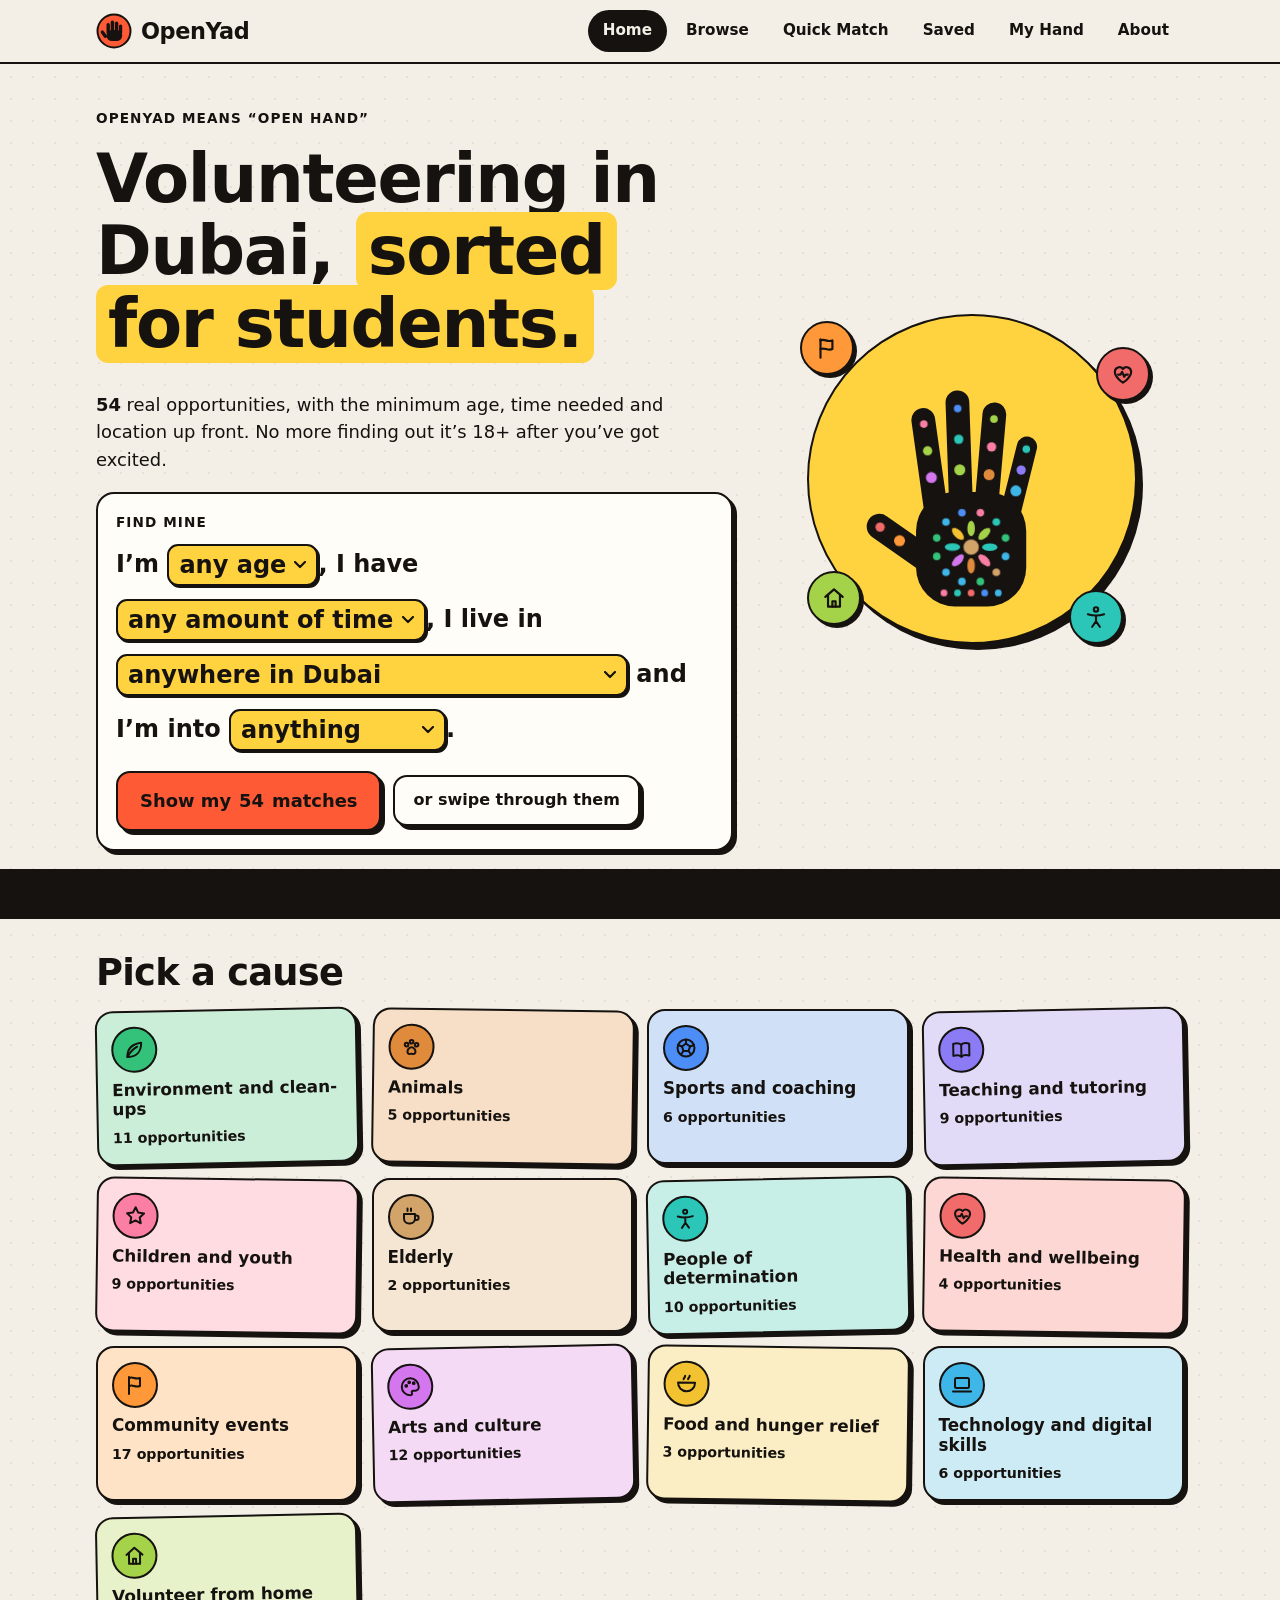
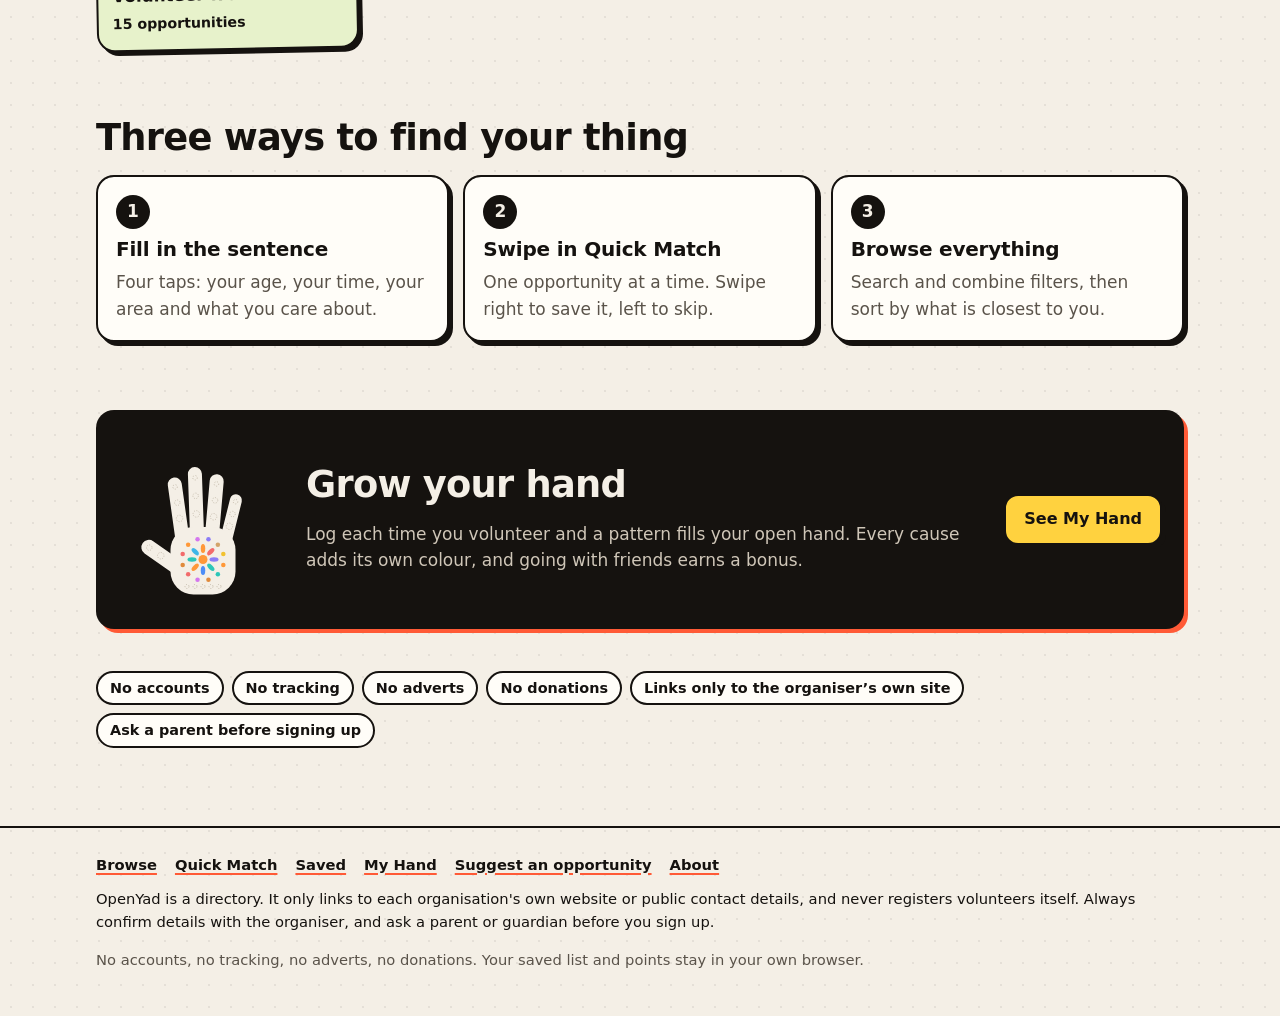
<file: index.html>
<!DOCTYPE html>
<html lang="en">
<head>
  <meta charset="utf-8">
  <meta name="viewport" content="width=device-width, initial-scale=1, viewport-fit=cover">
  <meta name="referrer" content="no-referrer">
  <meta name="theme-color" content="#F4EFE6">
  <title>OpenYad: volunteering in Dubai for students</title>
  <meta name="description" content="A free directory of volunteering opportunities in Dubai for students aged 13 to 18. Filter by interest, age, time and area.">
  <link rel="stylesheet" href="style.css">
</head>
<body data-page="index">
  <header class="site-header" id="site-header"></header>

  <main>
    <div class="wrap">
      <div class="hero">
        <div>
          <p class="eyebrow">OpenYad means “open hand”</p>
          <h1>Volunteering in Dubai, <span class="mark">sorted for students.</span></h1>
          <p class="lead"><strong id="total">0</strong> real opportunities, with the minimum age, time needed and location up front. No more finding out it’s 18+ after you’ve got excited.</p>

          <form class="finder sticker" id="finder" aria-labelledby="finder-title" onsubmit="return false">
            <p class="eyebrow" id="finder-title" style="margin:0">Find mine</p>
            <p class="sentence">
              I’m <label><span class="sr-only">Your age</span><select class="pick" id="fi-age"></select></label>,
              I have <label><span class="sr-only">Time you have</span><select class="pick" id="fi-time"></select></label>,
              I live in <label><span class="sr-only">Your area</span><select class="pick" id="fi-area"></select></label>
              and I’m into <label><span class="sr-only">Cause</span><select class="pick" id="fi-cat"></select></label>.
            </p>
            <div class="finder-actions">
              <a class="btn big" id="finder-go" href="browse.html">Show my <span id="finder-count" aria-live="polite">0</span> <span id="finder-word">matches</span></a>
              <a class="btn plain" id="finder-swipe" href="match.html">or swipe through them</a>
            </div>
          </form>
        </div>

        <div class="hero-art" id="hero-art">
          <div class="disc" id="hero-hand"></div>
        </div>
      </div>
    </div>

    <div class="ticker" id="ticker" aria-hidden="true"></div>

    <div class="wrap">
      <section aria-labelledby="cats-title">
        <h2 id="cats-title" class="reveal">Pick a cause</h2>
        <div class="tiles reveal" id="tiles"></div>
      </section>

      <section aria-labelledby="ways-title">
        <h2 id="ways-title" class="reveal">Three ways to find your thing</h2>
        <div class="ways reveal">
          <a class="way sticker" href="#finder"><b class="num">1</b><h3>Fill in the sentence</h3><p class="muted" style="margin:0">Four taps: your age, your time, your area and what you care about.</p></a>
          <a class="way sticker" href="match.html"><b class="num">2</b><h3>Swipe in Quick Match</h3><p class="muted" style="margin:0">One opportunity at a time. Swipe right to save it, left to skip.</p></a>
          <a class="way sticker" href="browse.html"><b class="num">3</b><h3>Browse everything</h3><p class="muted" style="margin:0">Search and combine filters, then sort by what is closest to you.</p></a>
        </div>
      </section>

      <section aria-labelledby="hand-title">
        <div class="dark reveal">
          <div id="mini-hand"></div>
          <div>
            <h2 id="hand-title">Grow your hand</h2>
            <p class="muted" style="margin:0">Log each time you volunteer and a pattern fills your open hand. Every cause adds its own colour, and going with friends earns a bonus.</p>
          </div>
          <a class="btn sun" href="hand.html">See My Hand</a>
        </div>
      </section>

      <section aria-labelledby="promise-title" style="padding-top:8px">
        <h2 id="promise-title" class="sr-only">Our promises</h2>
        <ul class="promises reveal">
          <li>No accounts</li><li>No tracking</li><li>No adverts</li><li>No donations</li><li>Links only to the organiser’s own site</li><li>Ask a parent before signing up</li>
        </ul>
      </section>
    </div>
  </main>

  <footer class="site-footer" id="site-footer"></footer>
  <script src="site.js"></script>
  <script src="areas.js"></script>
  <script src="listings.js"></script>
  <script src="app.js"></script>
</body>
</html>
</file>
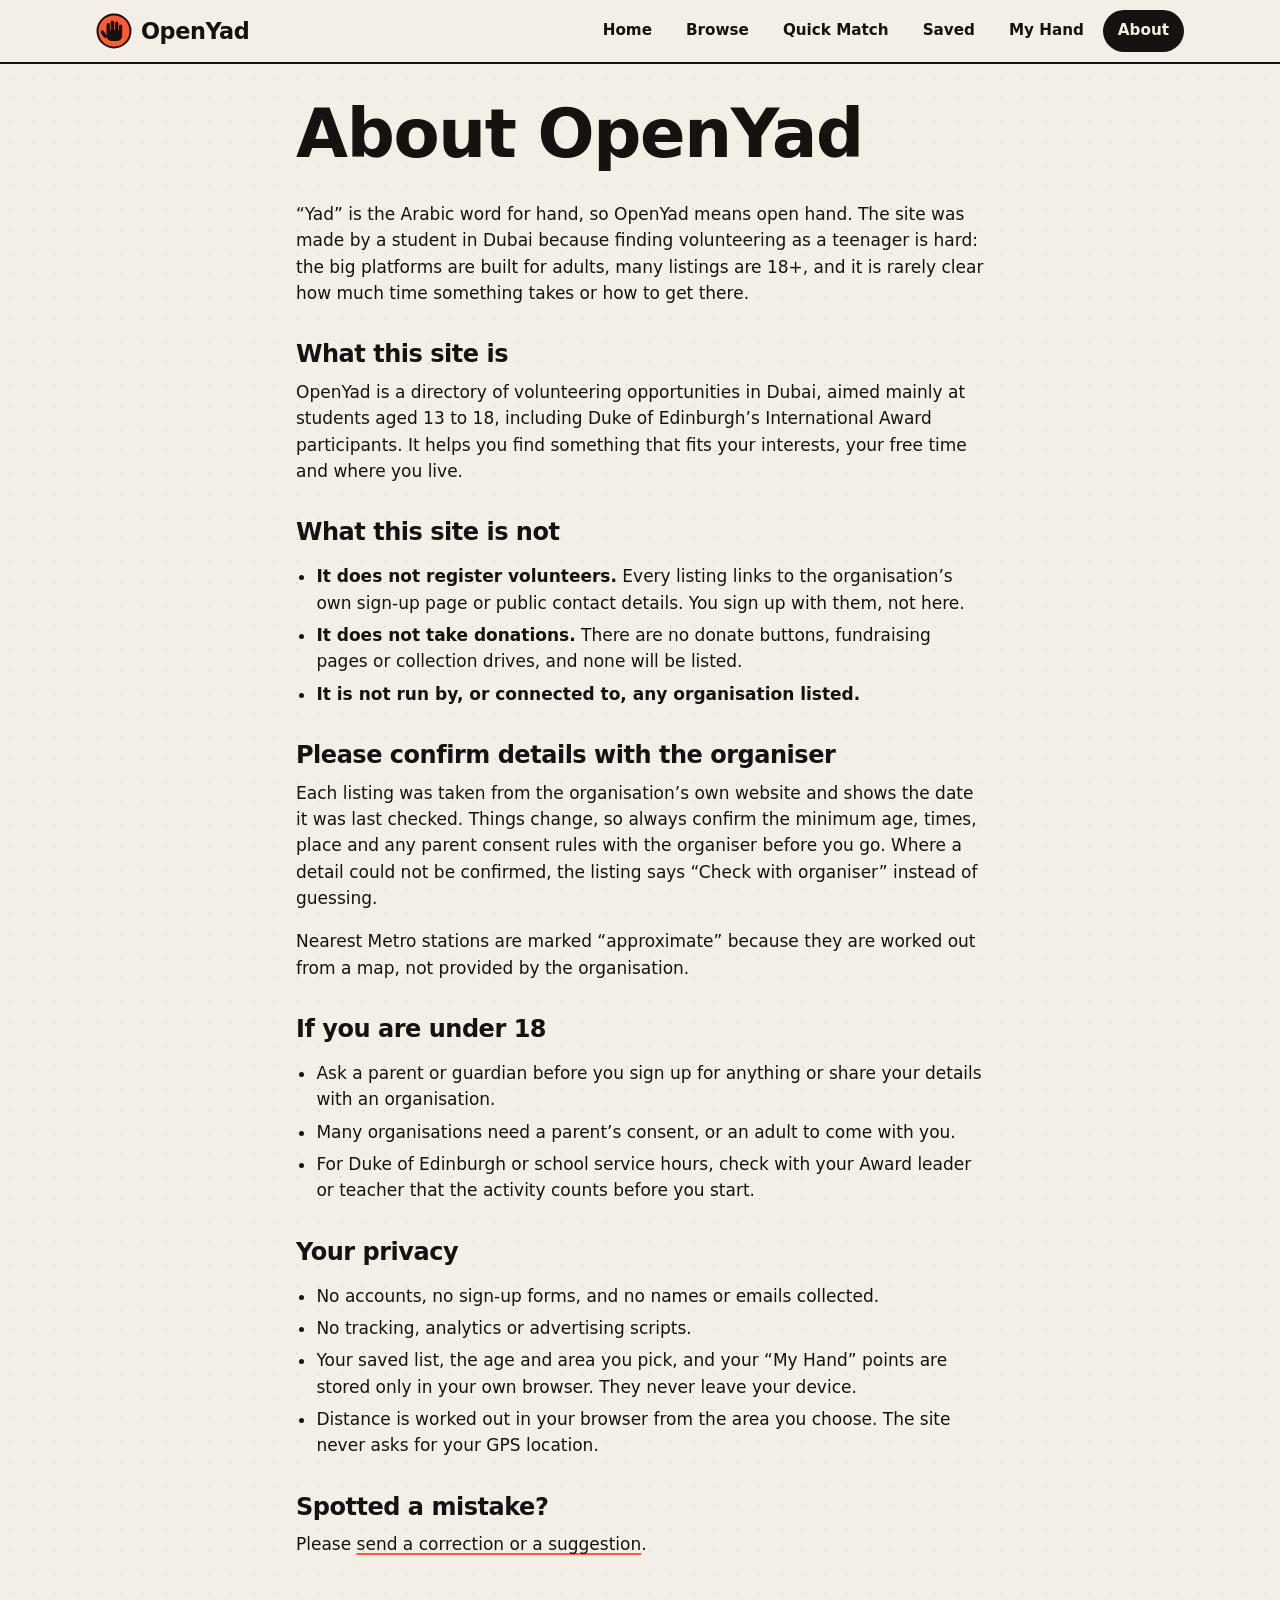
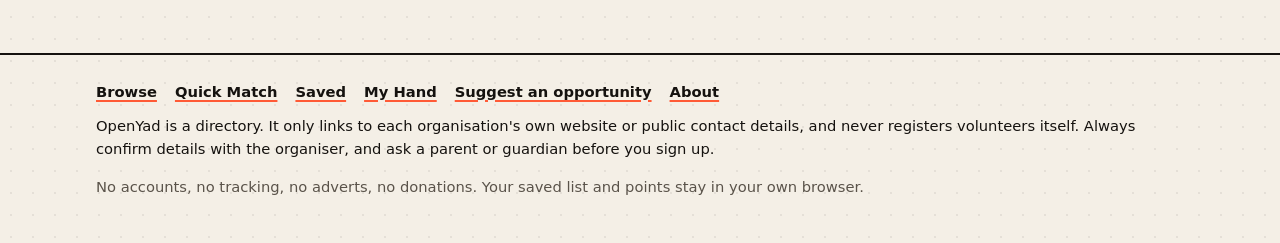
<file: about.html>
<!DOCTYPE html>
<html lang="en">
<head>
  <meta charset="utf-8">
  <meta name="viewport" content="width=device-width, initial-scale=1, viewport-fit=cover">
  <meta name="theme-color" content="#F4EFE6">
  <meta name="referrer" content="no-referrer">
  <title>About · OpenYad</title>
  <link rel="stylesheet" href="style.css">
</head>
<body data-page="about">
  <header class="site-header" id="site-header"></header>

  <main class="wrap narrow prose">
    <section>
      <h1>About OpenYad</h1>
      <p>“Yad” is the Arabic word for hand, so OpenYad means open hand. The site was made by a student in Dubai because finding volunteering as a teenager is hard: the big platforms are built for adults, many listings are 18+, and it is rarely clear how much time something takes or how to get there.</p>

      <h2>What this site is</h2>
      <p>OpenYad is a directory of volunteering opportunities in Dubai, aimed mainly at students aged 13 to 18, including Duke of Edinburgh’s International Award participants. It helps you find something that fits your interests, your free time and where you live.</p>

      <h2>What this site is not</h2>
      <ul>
        <li><strong>It does not register volunteers.</strong> Every listing links to the organisation’s own sign-up page or public contact details. You sign up with them, not here.</li>
        <li><strong>It does not take donations.</strong> There are no donate buttons, fundraising pages or collection drives, and none will be listed.</li>
        <li><strong>It is not run by, or connected to, any organisation listed.</strong></li>
      </ul>

      <h2>Please confirm details with the organiser</h2>
      <p>Each listing was taken from the organisation’s own website and shows the date it was last checked. Things change, so always confirm the minimum age, times, place and any parent consent rules with the organiser before you go. Where a detail could not be confirmed, the listing says “Check with organiser” instead of guessing.</p>
      <p>Nearest Metro stations are marked “approximate” because they are worked out from a map, not provided by the organisation.</p>

      <h2>If you are under 18</h2>
      <ul>
        <li>Ask a parent or guardian before you sign up for anything or share your details with an organisation.</li>
        <li>Many organisations need a parent’s consent, or an adult to come with you.</li>
        <li>For Duke of Edinburgh or school service hours, check with your Award leader or teacher that the activity counts before you start.</li>
      </ul>

      <h2>Your privacy</h2>
      <ul>
        <li>No accounts, no sign-up forms, and no names or emails collected.</li>
        <li>No tracking, analytics or advertising scripts.</li>
        <li>Your saved list, the age and area you pick, and your “My Hand” points are stored only in your own browser. They never leave your device.</li>
        <li>Distance is worked out in your browser from the area you choose. The site never asks for your GPS location.</li>
      </ul>

      <h2>Spotted a mistake?</h2>
      <p>Please <a href="suggest.html">send a correction or a suggestion</a>.</p>
    </section>
  </main>

  <footer class="site-footer" id="site-footer"></footer>
  <script src="site.js"></script>
  <script src="areas.js"></script>
  <script src="listings.js"></script>
  <script src="app.js"></script>
</body>
</html>
</file>
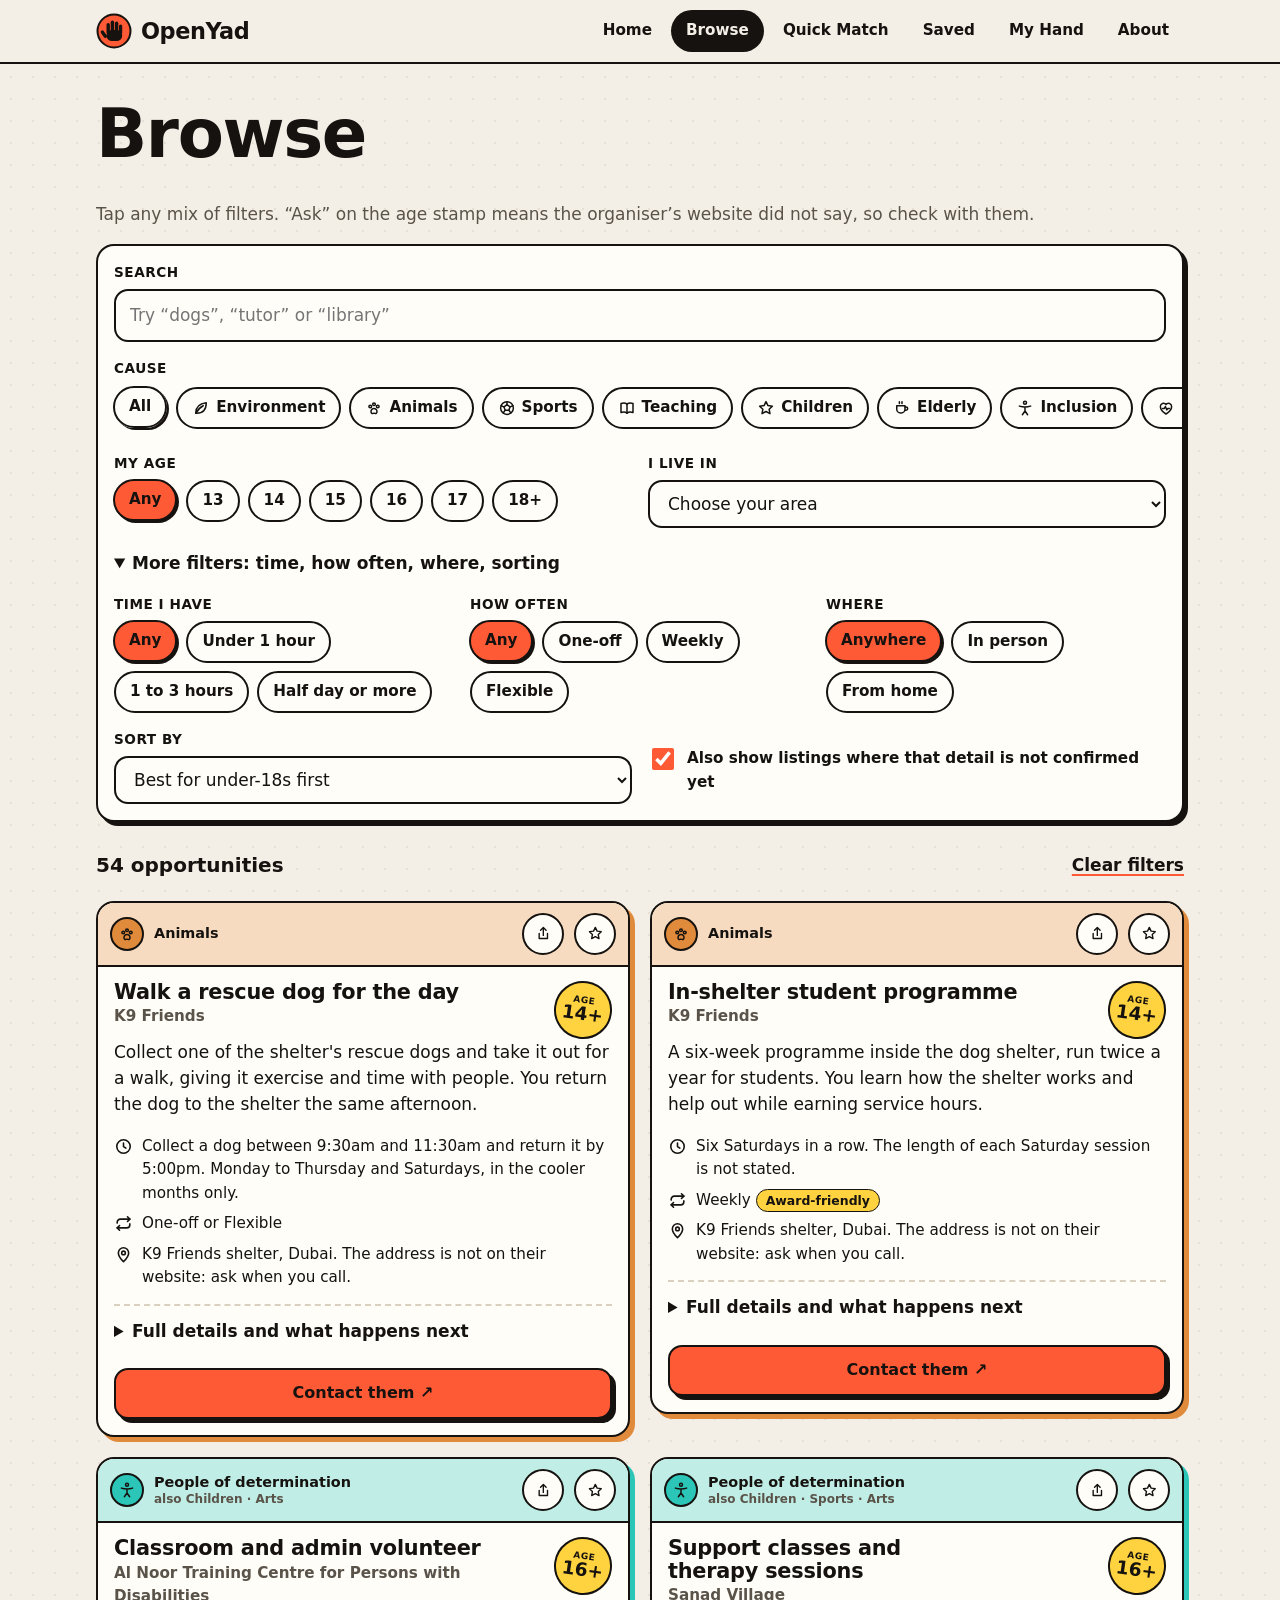
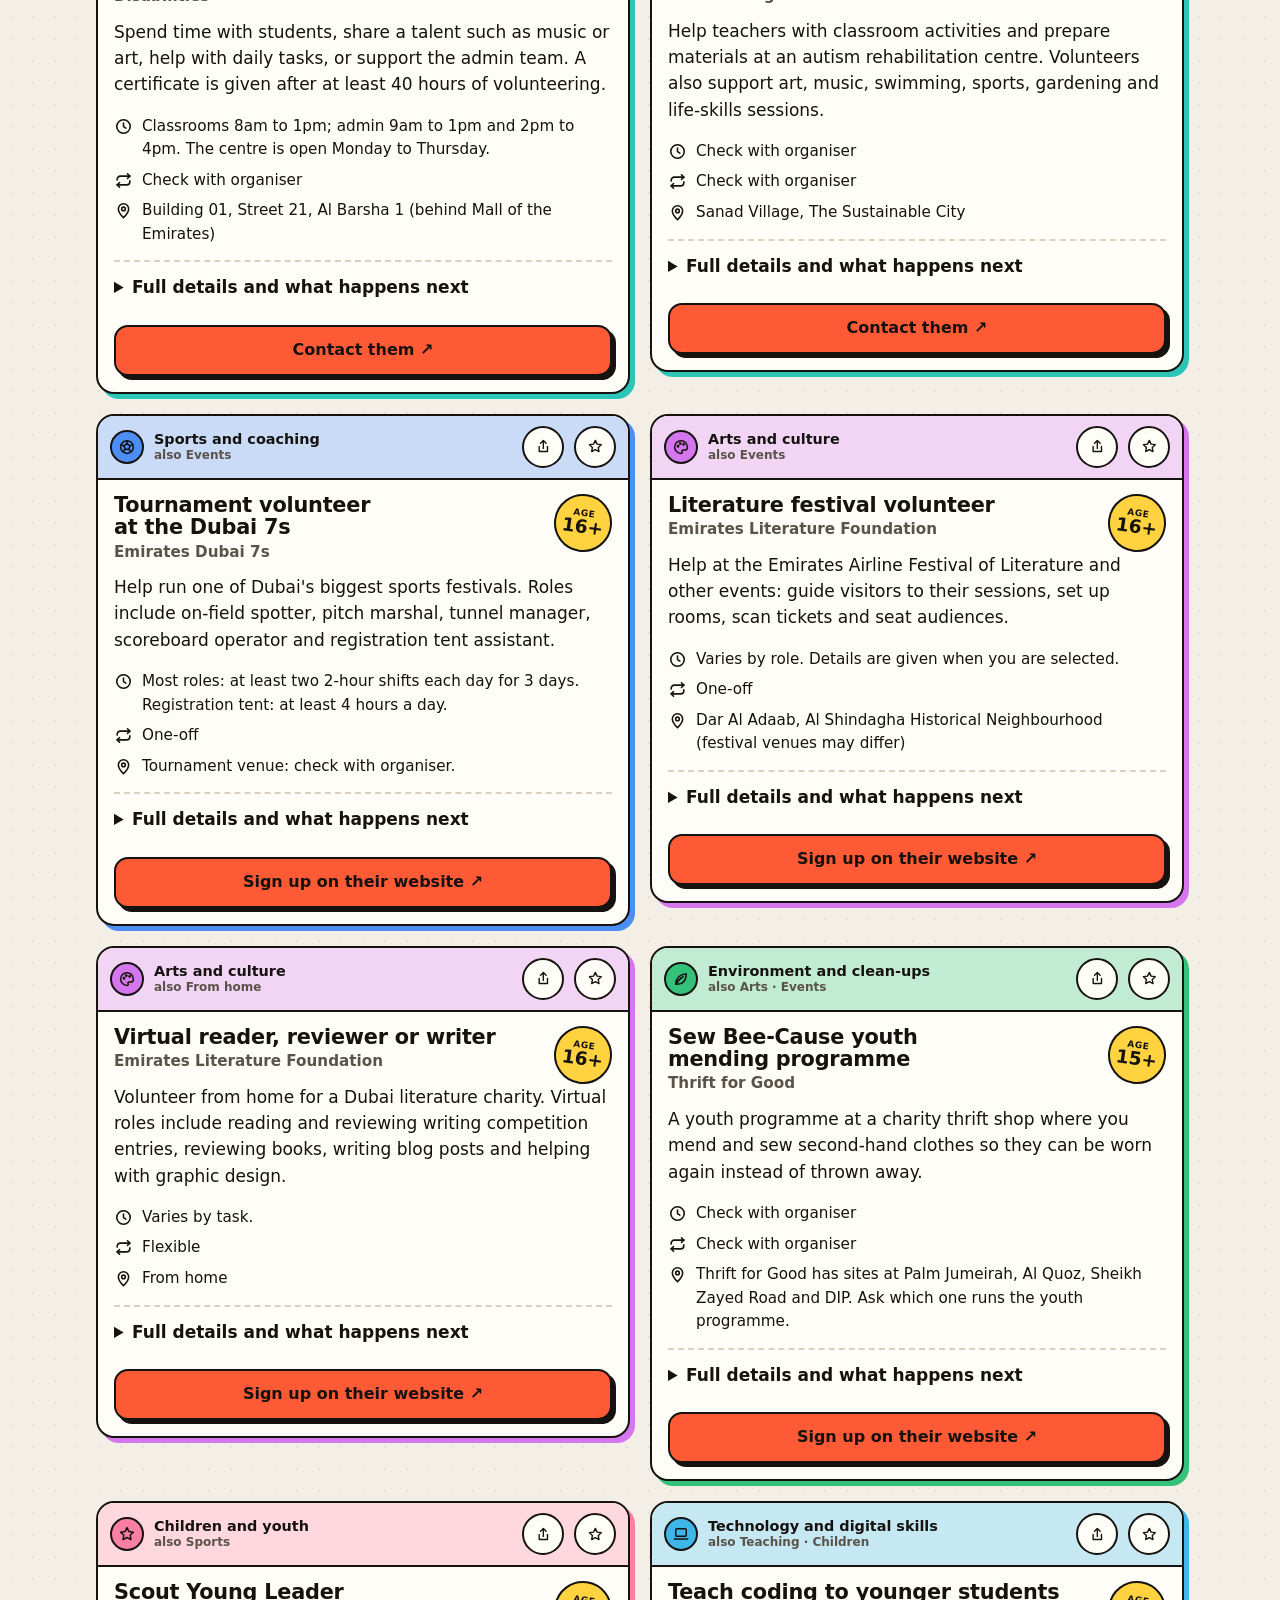
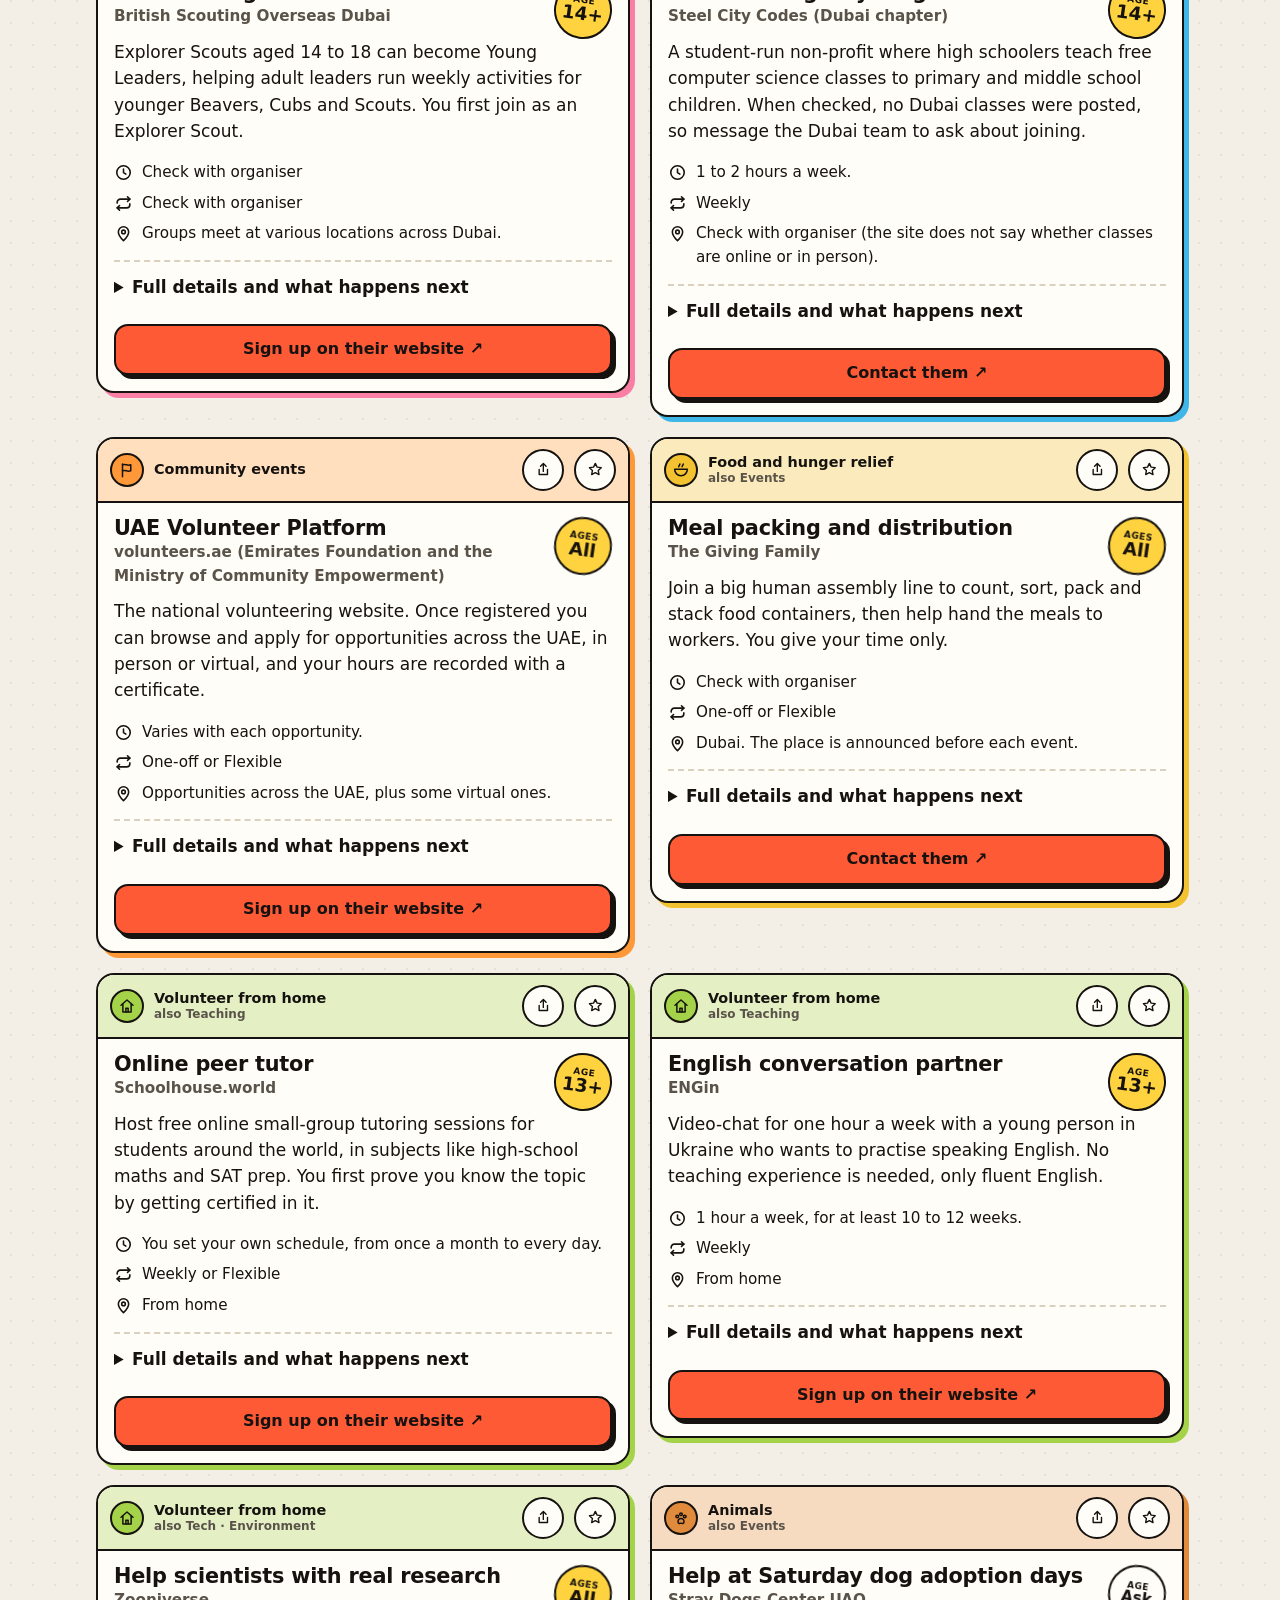
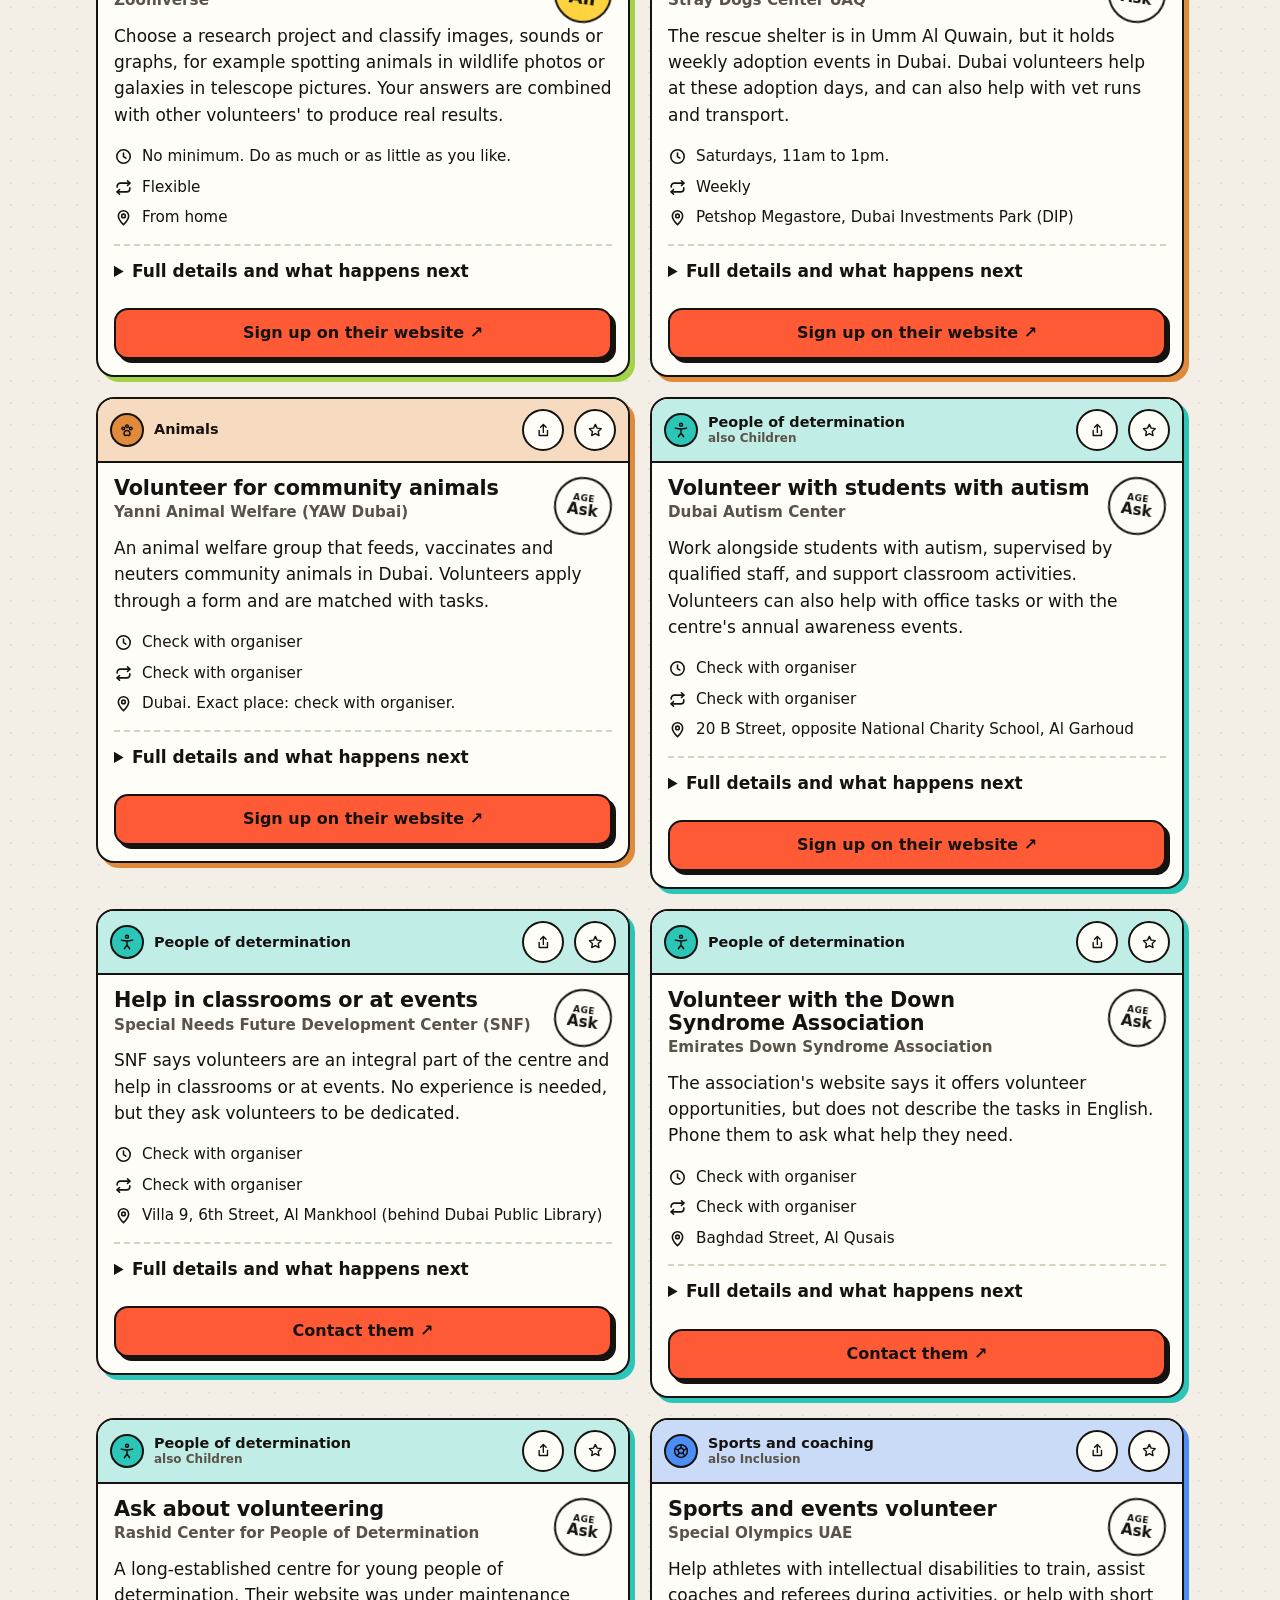
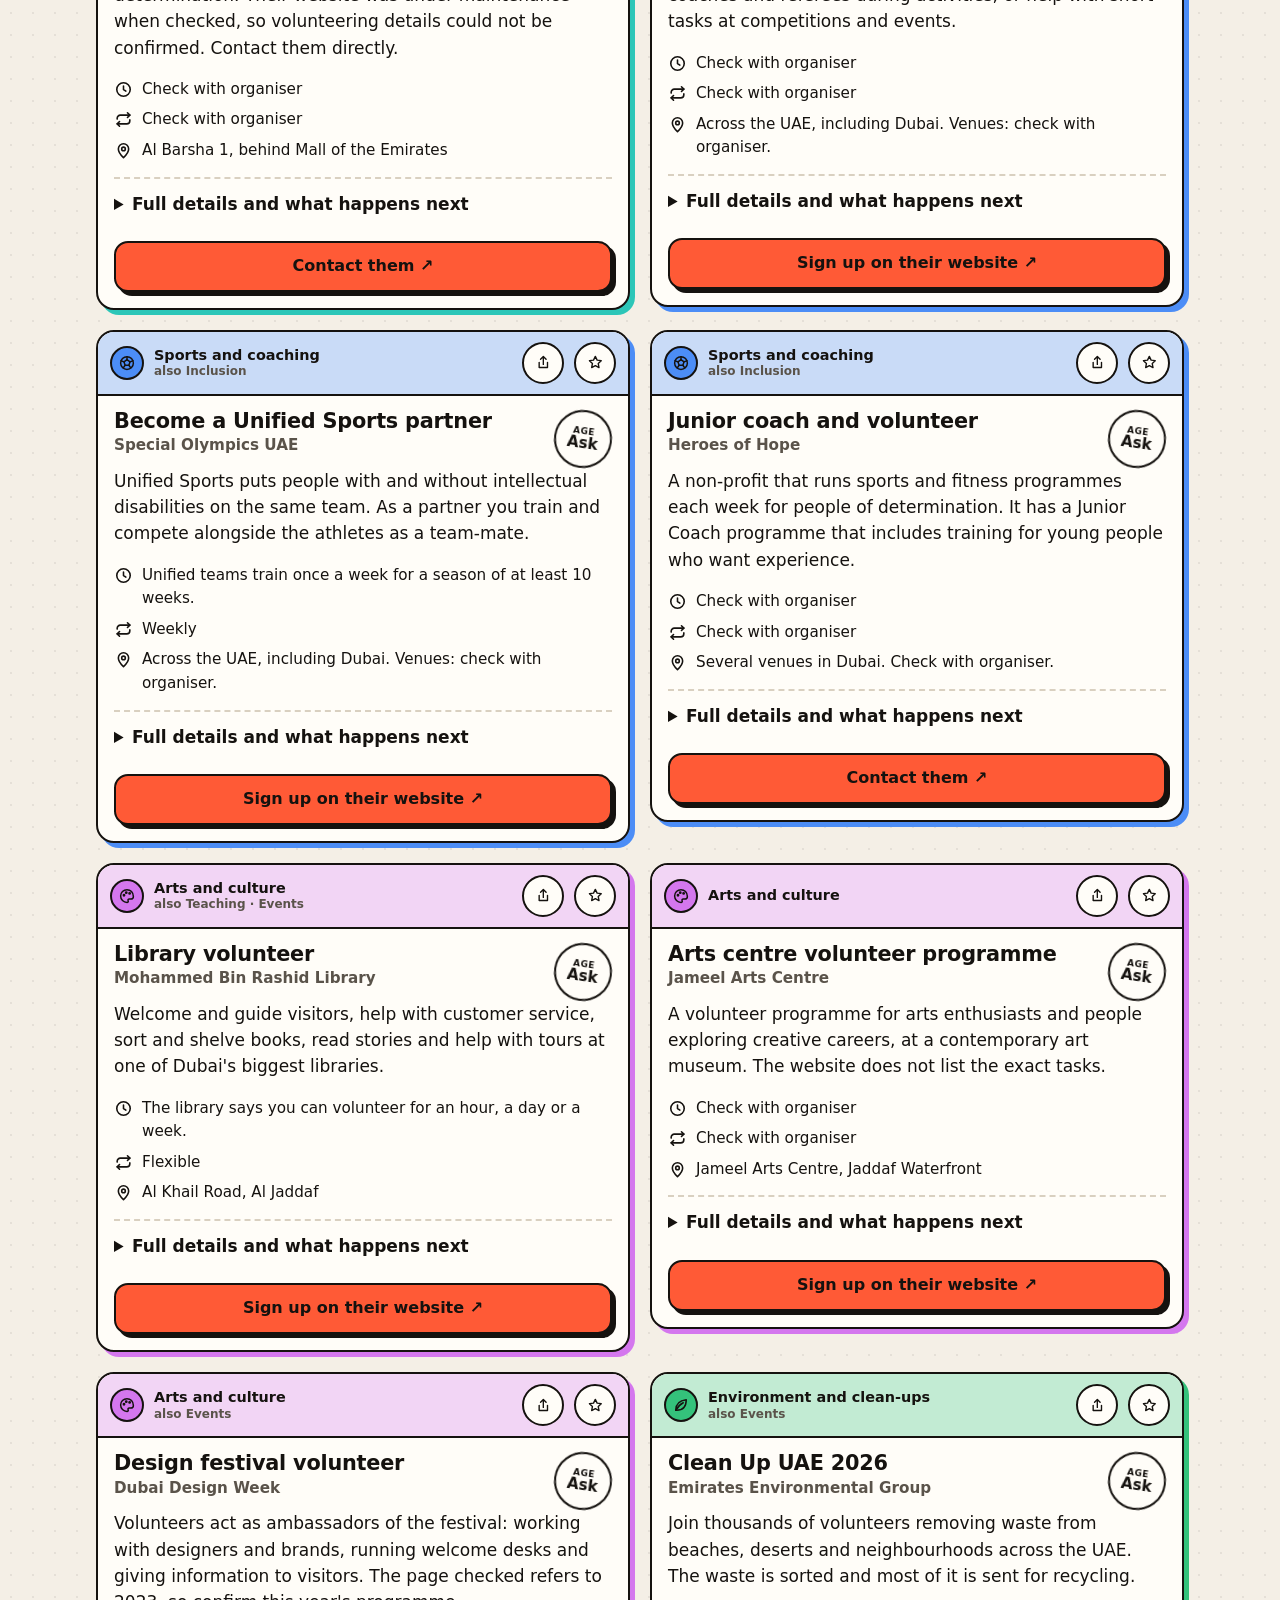
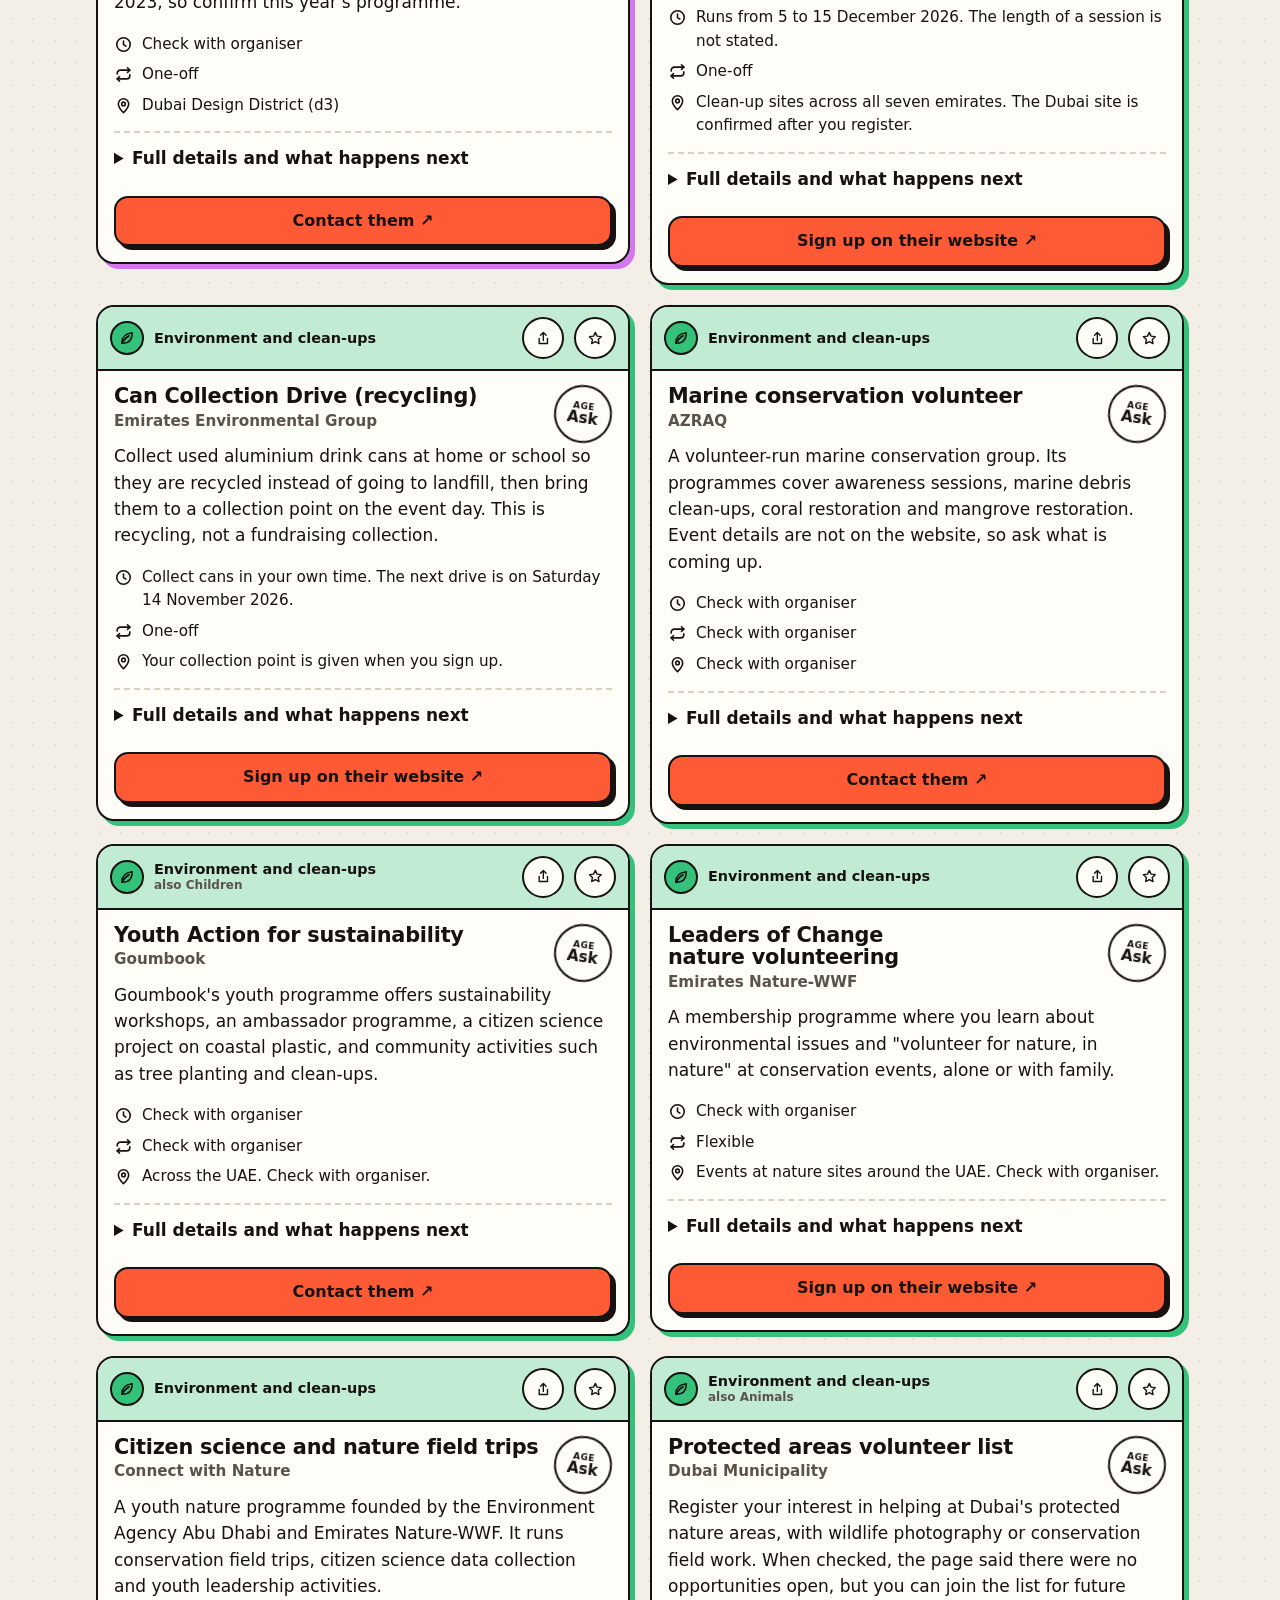
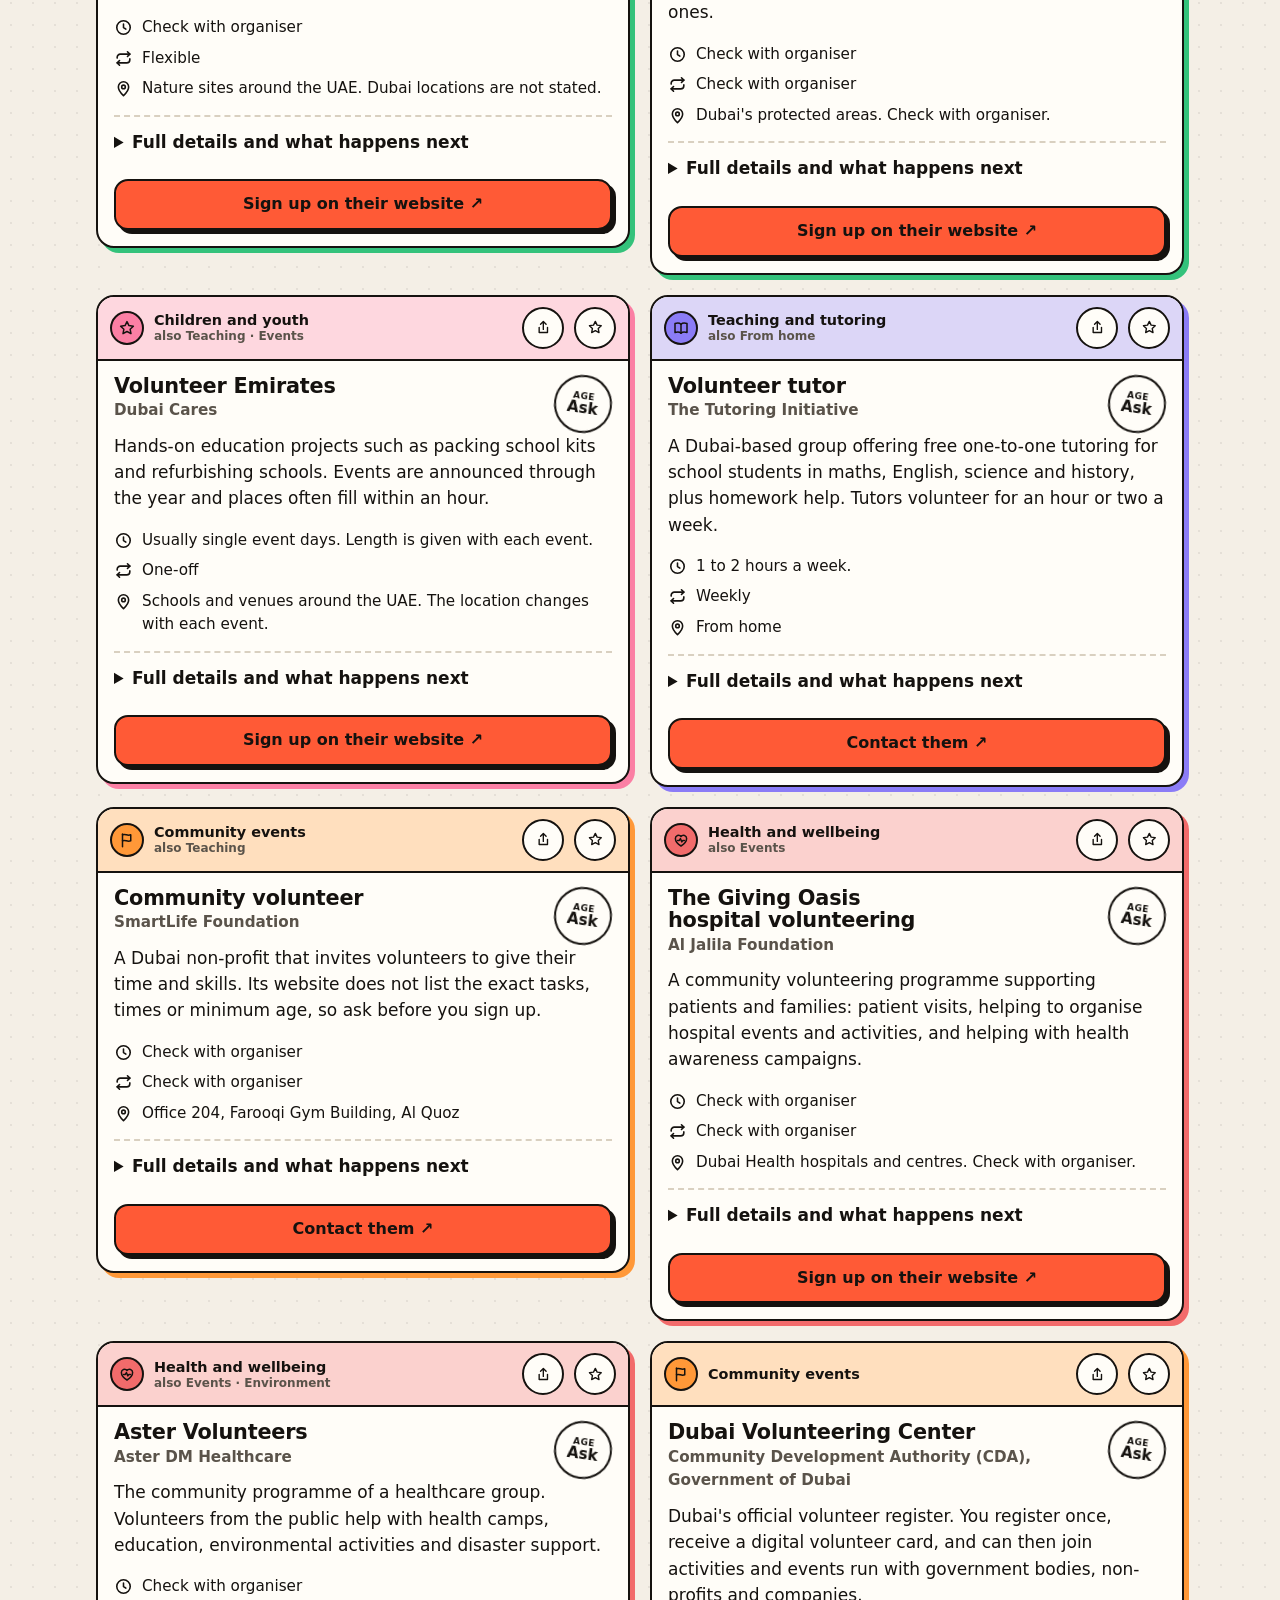
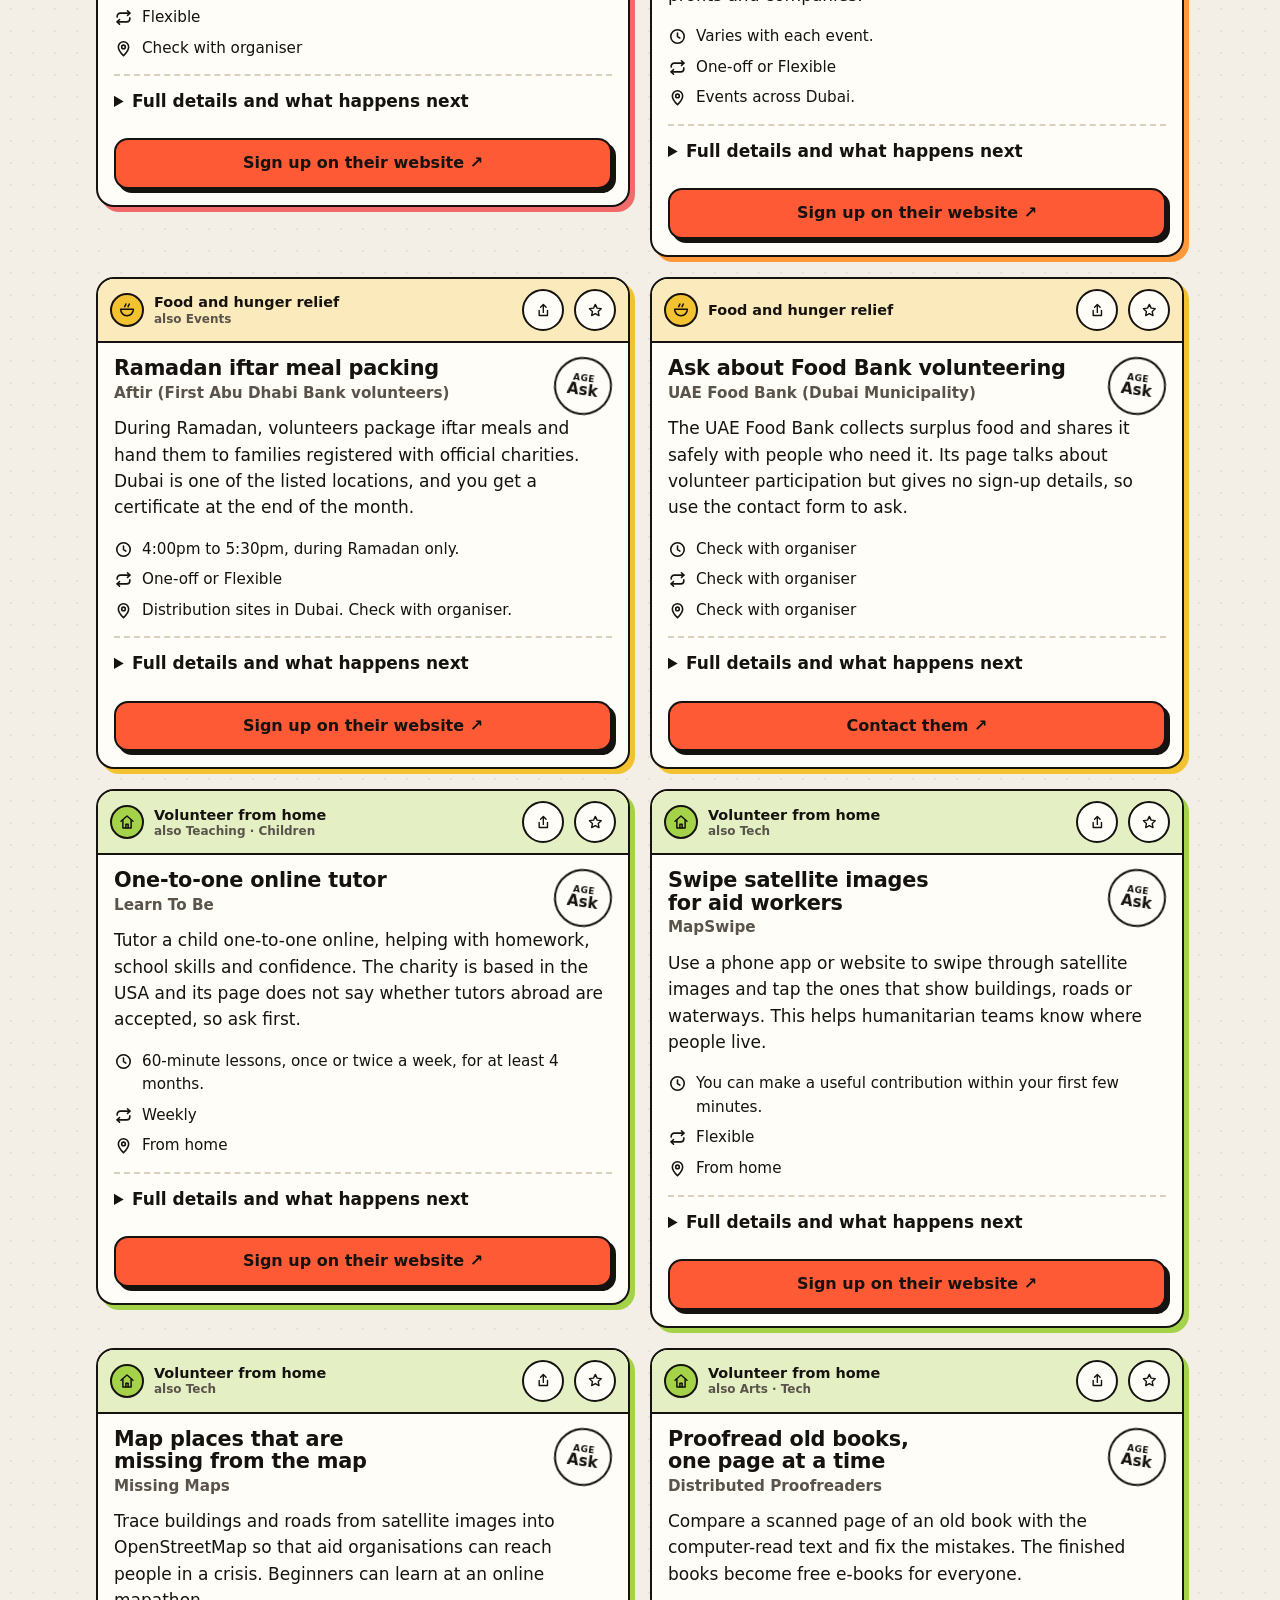
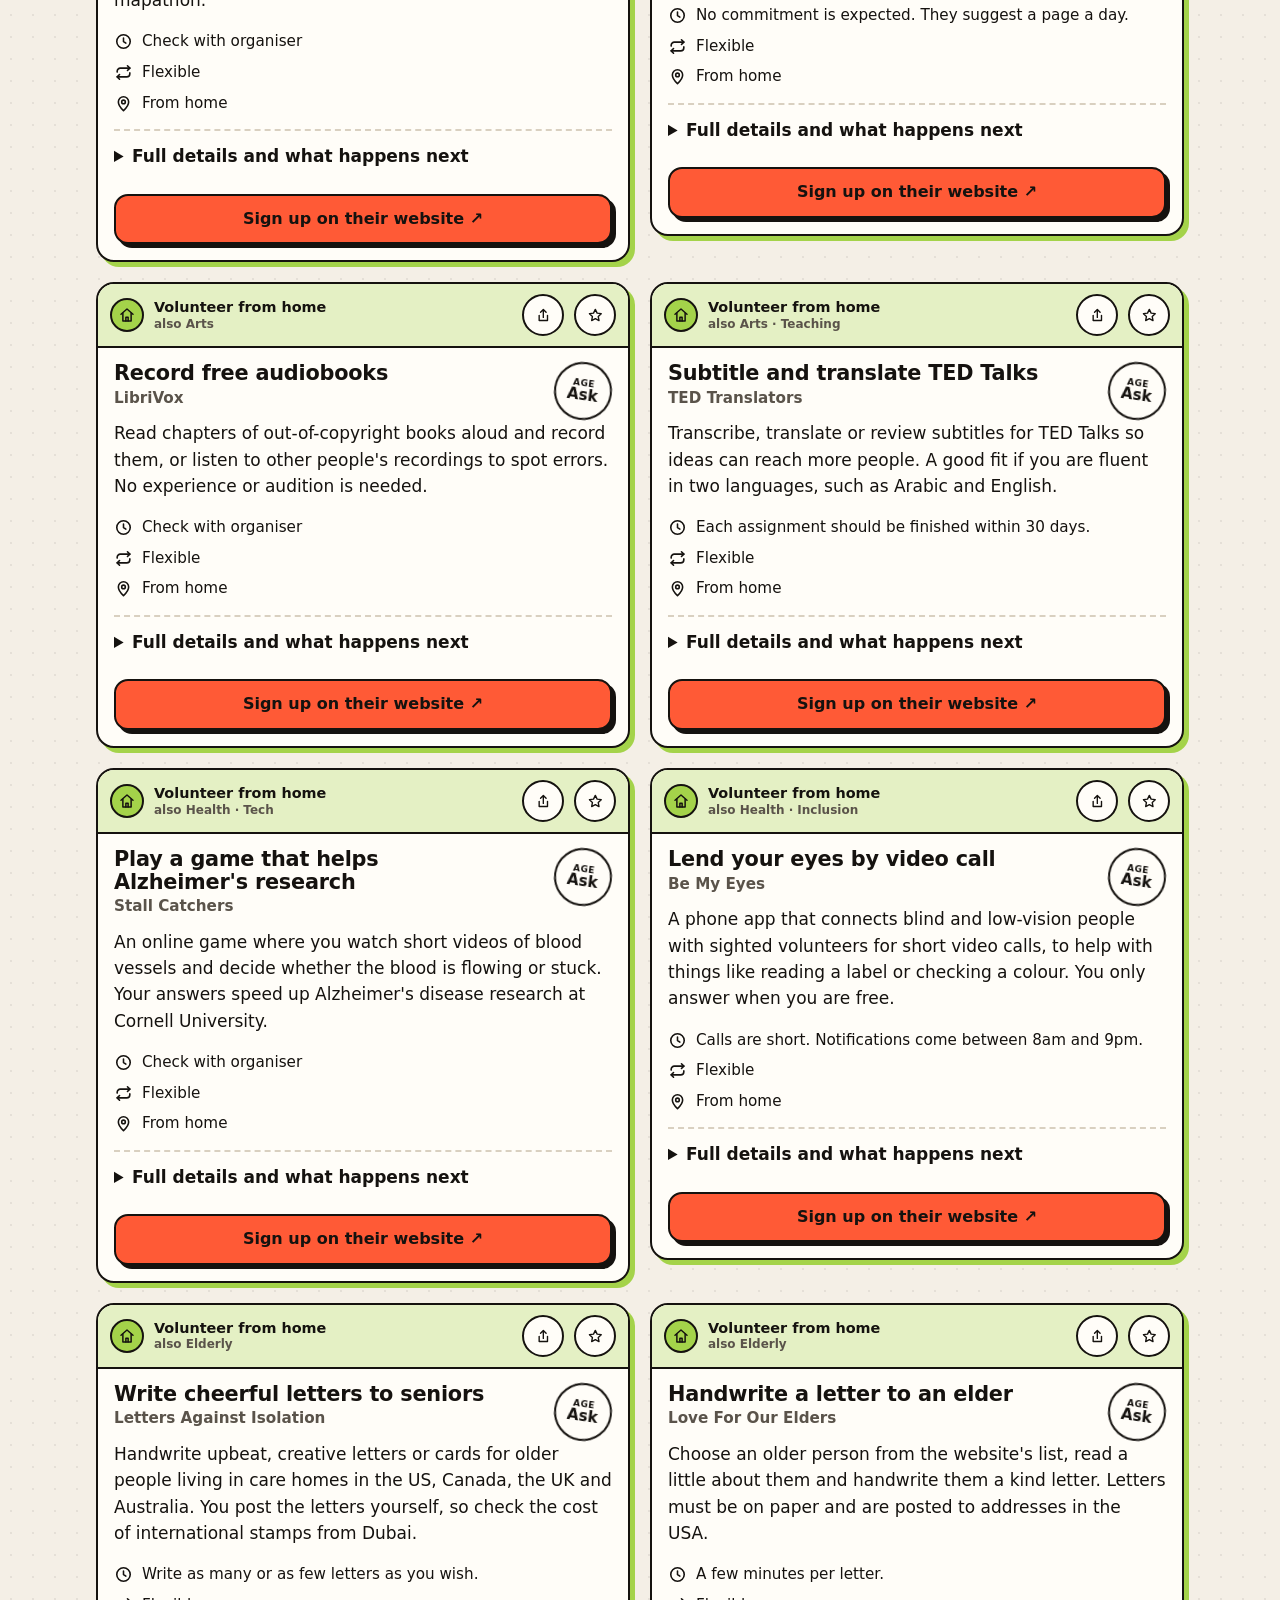
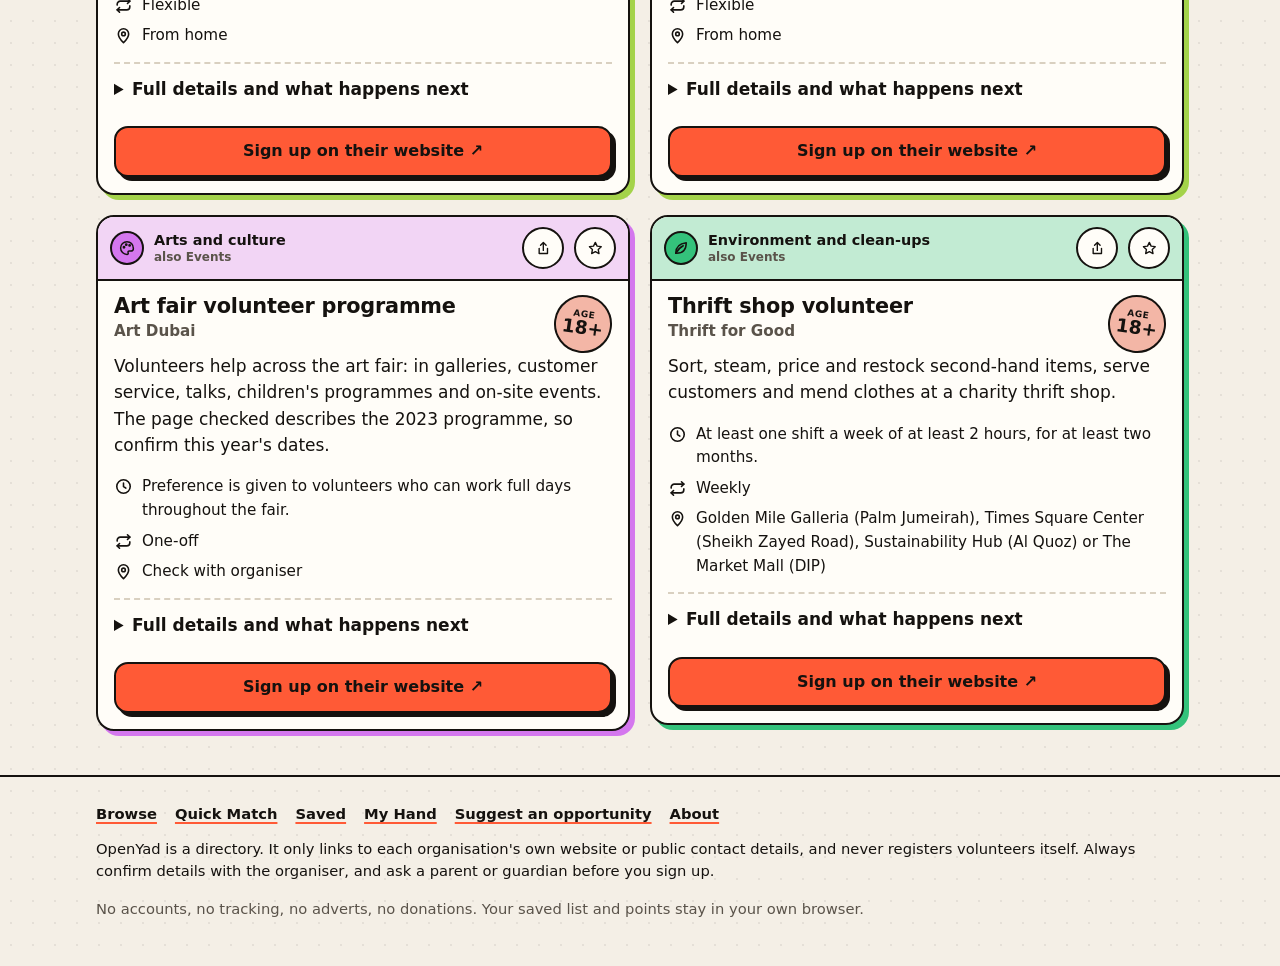
<file: browse.html>
<!DOCTYPE html>
<html lang="en">
<head>
  <meta charset="utf-8">
  <meta name="viewport" content="width=device-width, initial-scale=1, viewport-fit=cover">
  <meta name="referrer" content="no-referrer">
  <meta name="theme-color" content="#F4EFE6">
  <title>Browse opportunities · OpenYad</title>
  <link rel="stylesheet" href="style.css">
</head>
<body data-page="browse">
  <header class="site-header" id="site-header"></header>

  <main class="wrap">
    <section style="padding-bottom:0">
      <h1>Browse</h1>
      <p class="muted">Tap any mix of filters. “Ask” on the age stamp means the organiser’s website did not say, so check with them.</p>

      <form class="filters sticker" id="filters" onsubmit="return false">
        <div>
          <label class="field" for="f-q">Search</label>
          <input type="search" id="f-q" placeholder="Try “dogs”, “tutor” or “library”">
        </div>

        <fieldset>
          <legend>Cause</legend>
          <div class="chips scroll" id="f-cat"></div>
        </fieldset>

        <div class="filter-row">
          <fieldset>
            <legend>My age</legend>
            <div class="chips" id="f-age"></div>
          </fieldset>
          <div>
            <label class="field" for="f-area">I live in</label>
            <select class="box" id="f-area"></select>
          </div>
        </div>

        <details class="more" id="more">
          <summary>More filters: time, how often, where, sorting</summary>
          <div style="display:grid; gap:16px">
            <div class="filter-row three">
              <fieldset><legend>Time I have</legend><div class="chips" id="f-time"></div></fieldset>
              <fieldset><legend>How often</legend><div class="chips" id="f-freq"></div></fieldset>
              <fieldset><legend>Where</legend><div class="chips" id="f-mode"></div></fieldset>
            </div>
            <div class="filter-row">
              <div>
                <label class="field" for="f-sort">Sort by</label>
                <select class="box" id="f-sort">
                  <option value="best">Best for under-18s first</option>
                  <option value="near">Closest to me first</option>
                  <option value="az">A to Z</option>
                </select>
              </div>
              <label class="check" style="align-self:end; padding-bottom:10px">
                <input type="checkbox" id="f-unsure" checked>
                <span>Also show listings where that detail is not confirmed yet</span>
              </label>
            </div>
          </div>
        </details>
        <p class="note small" id="near-hint" hidden style="margin:0">Choose your area under “I live in” to sort by distance. Your location is never requested: the site only uses the area you pick.</p>
      </form>

      <p class="note" id="one-note" hidden style="margin:18px 0 0">You are looking at one shared listing. <button class="linkish" type="button" id="show-all" style="padding:0">Show everything</button></p>

      <div class="result-bar">
        <strong id="count" aria-live="polite"></strong>
        <button class="linkish" type="button" id="reset">Clear filters</button>
      </div>
    </section>

    <div class="cards" id="results"></div>
  </main>

  <footer class="site-footer" id="site-footer"></footer>
  <script src="site.js"></script>
  <script src="areas.js"></script>
  <script src="listings.js"></script>
  <script src="app.js"></script>
</body>
</html>
</file>
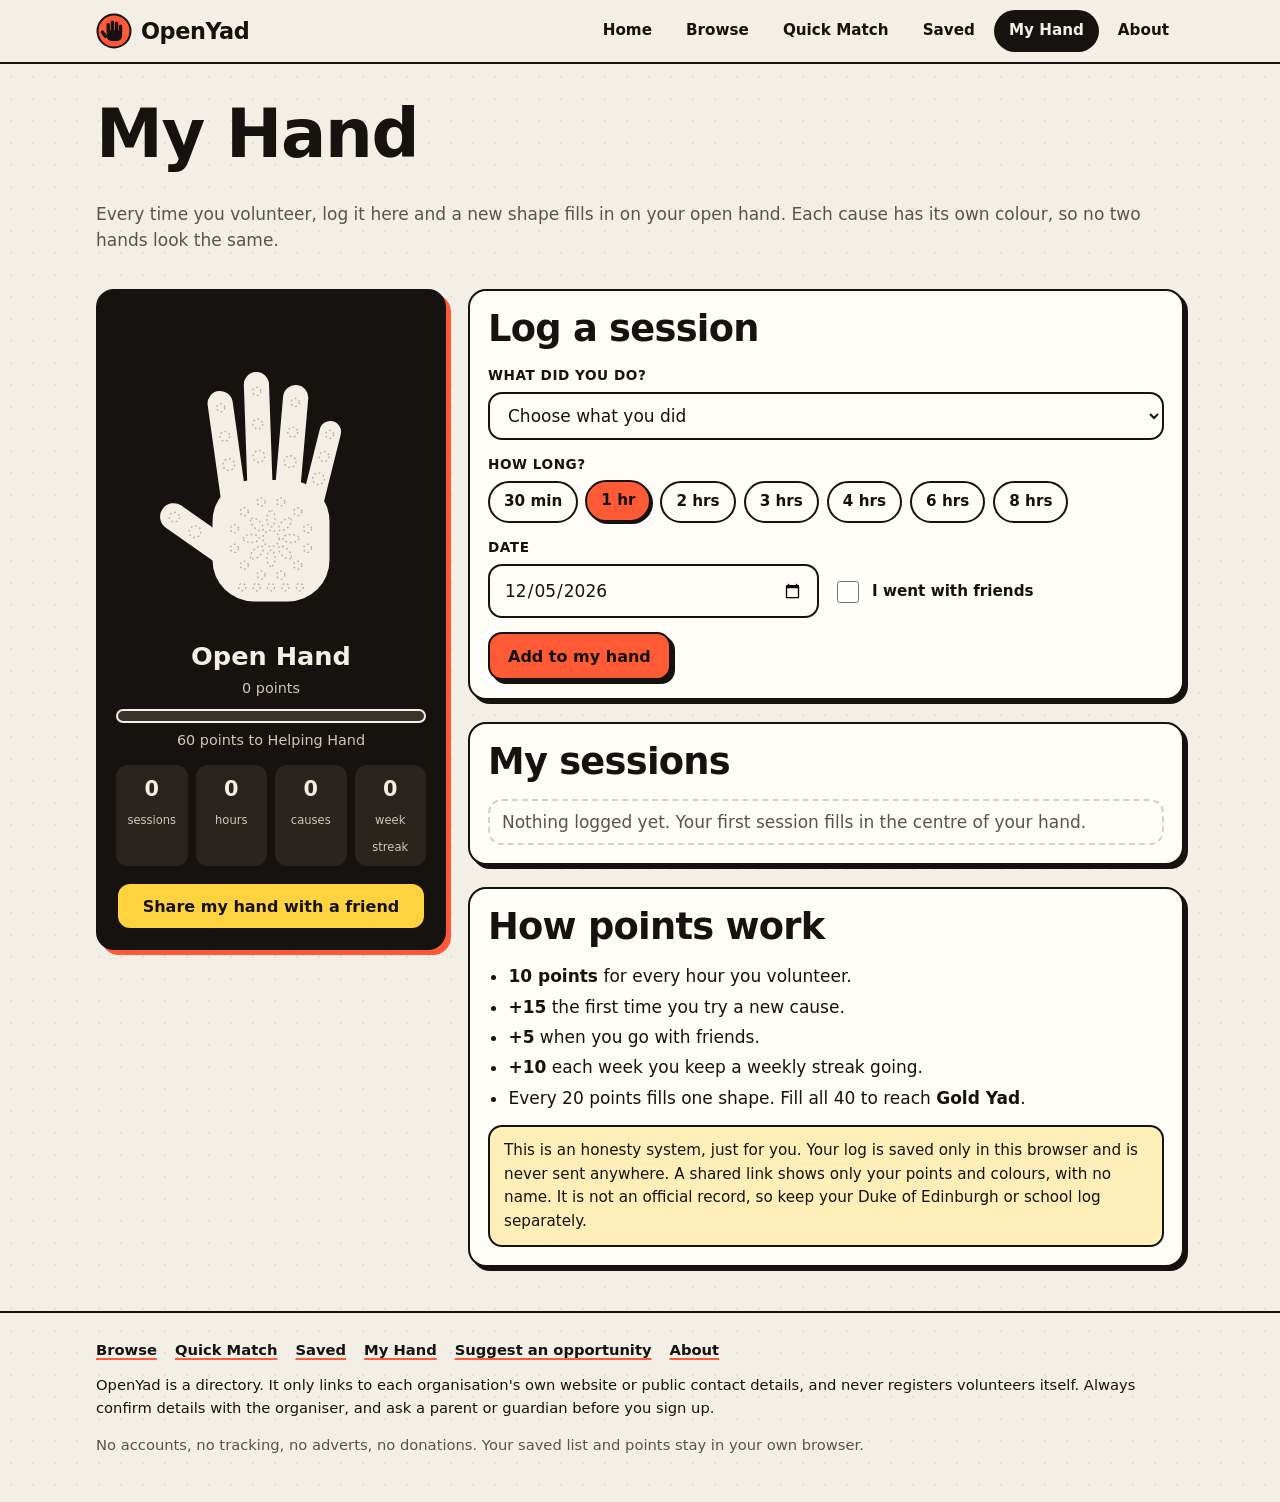
<file: hand.html>
<!DOCTYPE html>
<html lang="en">
<head>
  <meta charset="utf-8">
  <meta name="viewport" content="width=device-width, initial-scale=1, viewport-fit=cover">
  <meta name="referrer" content="no-referrer">
  <meta name="theme-color" content="#F4EFE6">
  <title>My Hand · OpenYad</title>
  <link rel="stylesheet" href="style.css">
</head>
<body data-page="hand">
  <header class="site-header" id="site-header"></header>

  <main class="wrap">
    <section style="padding-bottom:18px">
      <h1>My Hand</h1>
      <p class="muted">Every time you volunteer, log it here and a new shape fills in on your open hand. Each cause has its own colour, so no two hands look the same.</p>
    </section>

    <div class="hand-box" id="friend" hidden style="margin-bottom:22px">
      <h2>A friend shared their hand with you</h2>
      <div id="friend-hand"></div>
      <p class="small" id="friend-compare" style="margin:12px 0 0"></p>
    </div>

    <div class="hand-layout">
      <div class="hand-box" id="hand-box">
        <div id="my-hand"></div>
        <p style="margin:16px 0 0"><button class="btn sun block" type="button" id="share" hidden>Share my hand with a friend</button></p>
      </div>

      <div style="display:grid; gap:22px">
        <div class="panel sticker">
          <h2>Log a session</h2>
          <form id="log-form" class="form-grid">
            <div class="full">
              <label class="field" for="log-what">What did you do?</label>
              <select class="box" id="log-what"></select>
            </div>
            <div class="full" id="other-cat" hidden>
              <label class="field" for="log-cat">Which cause was it?</label>
              <select class="box" id="log-cat"></select>
            </div>
            <fieldset class="full">
              <legend>How long?</legend>
              <div class="chips" id="log-hours"></div>
            </fieldset>
            <div>
              <label class="field" for="log-date">Date</label>
              <input type="date" id="log-date">
            </div>
            <label class="check" style="align-self:end; padding-bottom:12px">
              <input type="checkbox" id="log-friends">
              <span>I went with friends</span>
            </label>
            <div class="full">
              <button class="btn" type="submit">Add to my hand</button>
              <span class="small" id="log-msg" aria-live="polite" style="margin-left:10px; font-weight:700"></span>
            </div>
          </form>
        </div>

        <div class="panel sticker">
          <h2>My sessions</h2>
          <ul class="log-list" id="log-list"></ul>
        </div>

        <div class="panel sticker">
          <h2>How points work</h2>
          <ul class="rules">
            <li><strong>10 points</strong> for every hour you volunteer.</li>
            <li><strong>+15</strong> the first time you try a new cause.</li>
            <li><strong>+5</strong> when you go with friends.</li>
            <li><strong>+10</strong> each week you keep a weekly streak going.</li>
            <li>Every 20 points fills one shape. Fill all 40 to reach <strong>Gold Yad</strong>.</li>
          </ul>
          <p class="note" style="margin:14px 0 0">This is an honesty system, just for you. Your log is saved only in this browser and is never sent anywhere. A shared link shows only your points and colours, with no name. It is not an official record, so keep your Duke of Edinburgh or school log separately.</p>
        </div>
      </div>
    </div>
  </main>

  <footer class="site-footer" id="site-footer"></footer>
  <script src="site.js"></script>
  <script src="areas.js"></script>
  <script src="listings.js"></script>
  <script src="app.js"></script>
</body>
</html>
</file>
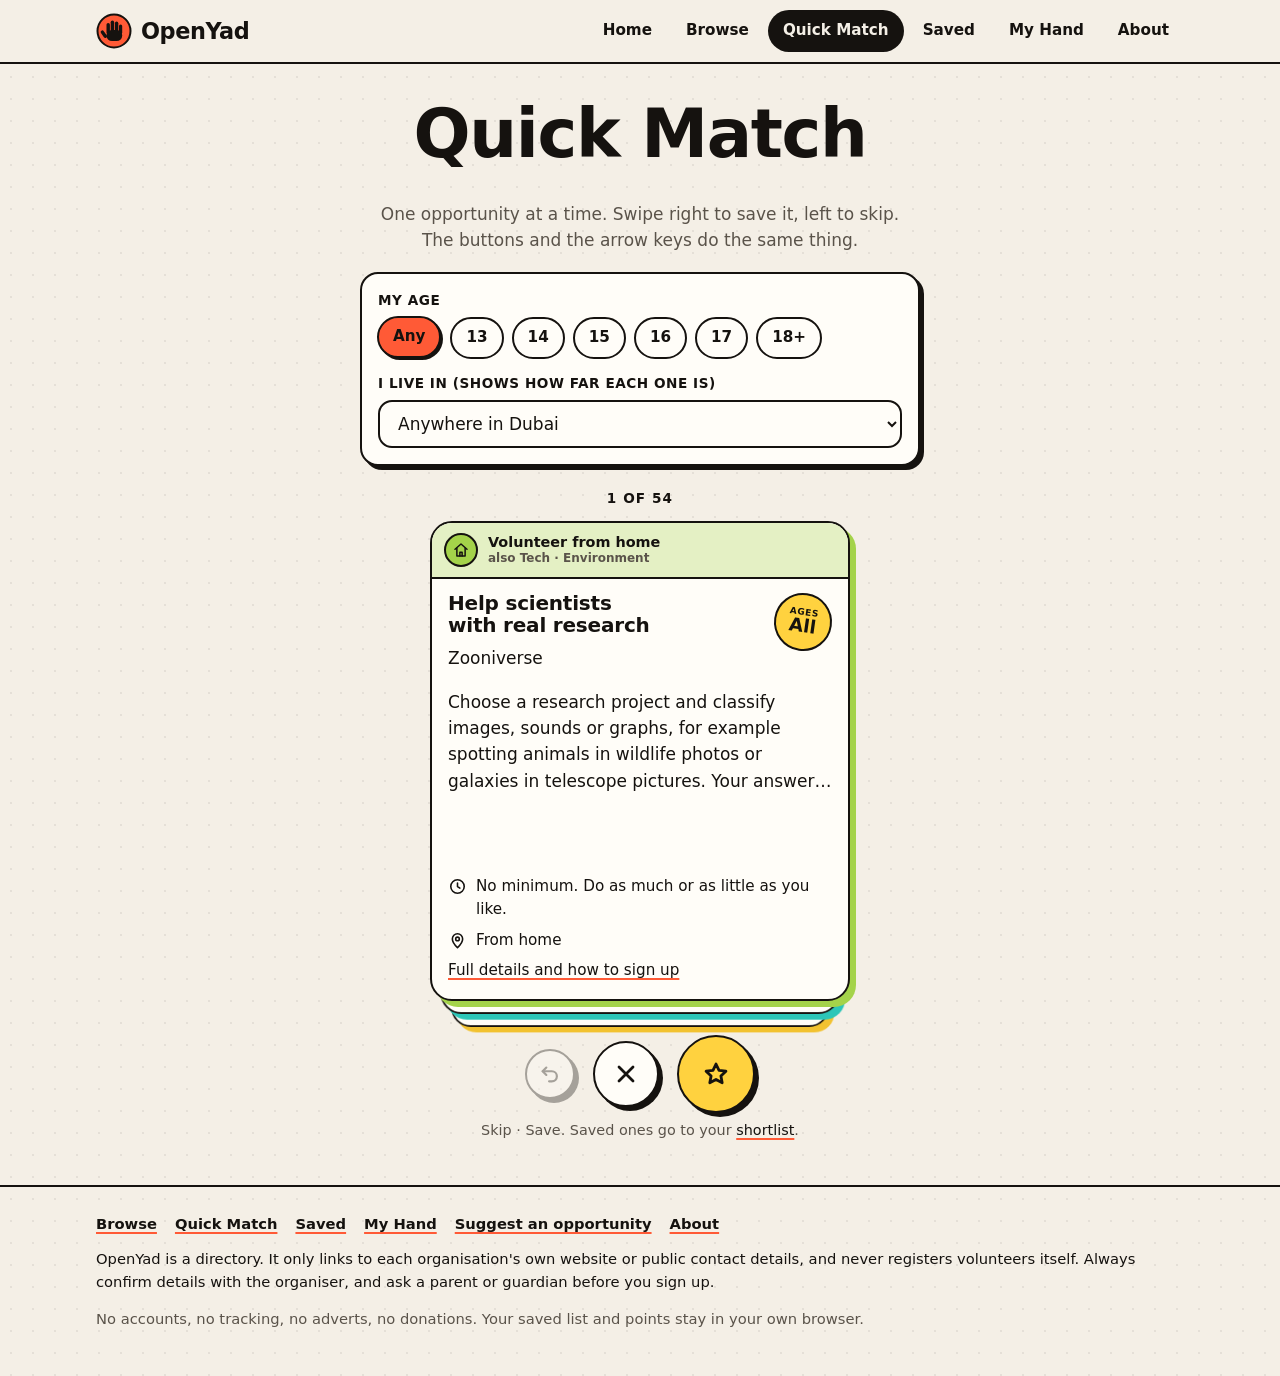
<file: match.html>
<!DOCTYPE html>
<html lang="en">
<head>
  <meta charset="utf-8">
  <meta name="viewport" content="width=device-width, initial-scale=1, viewport-fit=cover">
  <meta name="referrer" content="no-referrer">
  <meta name="theme-color" content="#F4EFE6">
  <title>Quick Match · OpenYad</title>
  <link rel="stylesheet" href="style.css">
</head>
<body data-page="match">
  <header class="site-header" id="site-header"></header>

  <main class="wrap">
    <section style="padding-bottom:18px; text-align:center">
      <h1>Quick Match</h1>
      <p class="muted" style="max-width:32em; margin:0 auto">One opportunity at a time. Swipe right to save it, left to skip. The buttons and the arrow keys do the same thing.</p>
    </section>

    <form class="match-setup sticker" id="m-setup" onsubmit="return false">
      <fieldset>
        <legend>My age</legend>
        <div class="chips" id="m-age"></div>
      </fieldset>
      <div>
        <label class="field" for="m-area">I live in (shows how far each one is)</label>
        <select class="box" id="m-area"></select>
      </div>
    </form>

    <p class="eyebrow" id="m-progress" style="text-align:center; margin:0 0 12px"></p>
    <div class="deck" id="deck"></div>

    <div class="deck-controls">
      <button class="round sm" type="button" id="m-undo" aria-label="Undo the last card">
        <svg class="ic" viewBox="0 0 24 24" aria-hidden="true"><path d="M8 5L4 9l4 4"/><path d="M4 9h10a5.500 5.500 0 010 11h-3"/></svg>
      </button>
      <button class="round" type="button" id="m-skip" aria-label="Skip this one">
        <svg class="ic" viewBox="0 0 24 24" aria-hidden="true"><path d="M6 6l12 12M18 6L6 18"/></svg>
      </button>
      <button class="round yes" type="button" id="m-save" aria-label="Save this one">
        <svg class="ic" viewBox="0 0 24 24" aria-hidden="true"><path d="M12 3.500l2.600 5.300 5.900.800-4.300 4.100 1.100 5.800L12 16.700l-5.300 2.800 1.100-5.800L3.500 9.600l5.900-.800z"/></svg>
      </button>
    </div>
    <p class="small muted" style="text-align:center">Skip · Save. Saved ones go to your <a href="saved.html">shortlist</a>.</p>
    <p class="sr-only" id="m-live" aria-live="polite"></p>
  </main>

  <footer class="site-footer" id="site-footer"></footer>
  <script src="site.js"></script>
  <script src="areas.js"></script>
  <script src="listings.js"></script>
  <script src="app.js"></script>
</body>
</html>
</file>
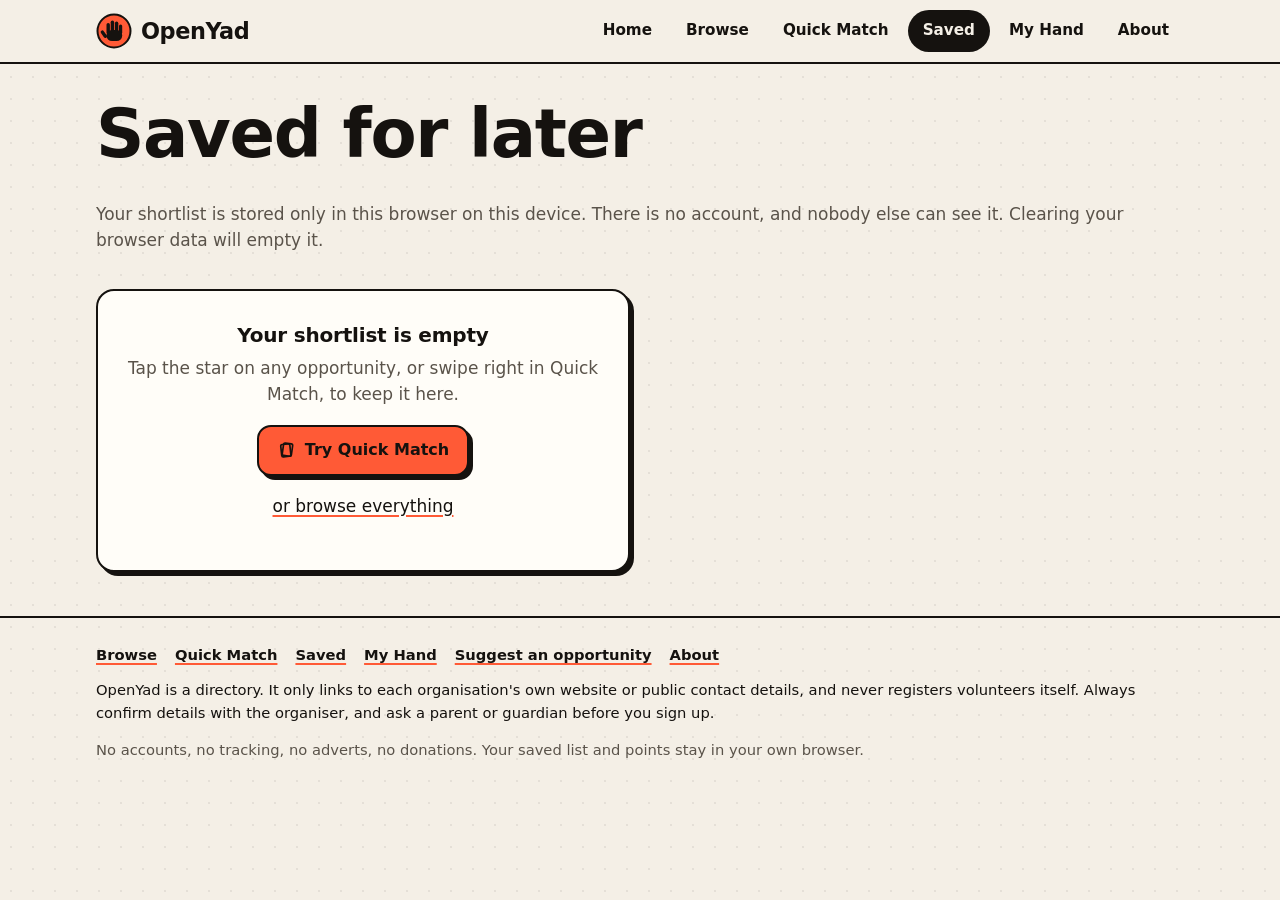
<file: saved.html>
<!DOCTYPE html>
<html lang="en">
<head>
  <meta charset="utf-8">
  <meta name="viewport" content="width=device-width, initial-scale=1, viewport-fit=cover">
  <meta name="referrer" content="no-referrer">
  <meta name="theme-color" content="#F4EFE6">
  <title>Saved for later · OpenYad</title>
  <link rel="stylesheet" href="style.css">
</head>
<body data-page="saved">
  <header class="site-header" id="site-header"></header>

  <main class="wrap">
    <section style="padding-bottom:18px">
      <h1>Saved for later</h1>
      <p class="muted">Your shortlist is stored only in this browser on this device. There is no account, and nobody else can see it. Clearing your browser data will empty it.</p>
    </section>
    <div class="cards" id="results"></div>
  </main>

  <footer class="site-footer" id="site-footer"></footer>
  <script src="site.js"></script>
  <script src="areas.js"></script>
  <script src="listings.js"></script>
  <script src="app.js"></script>
</body>
</html>
</file>
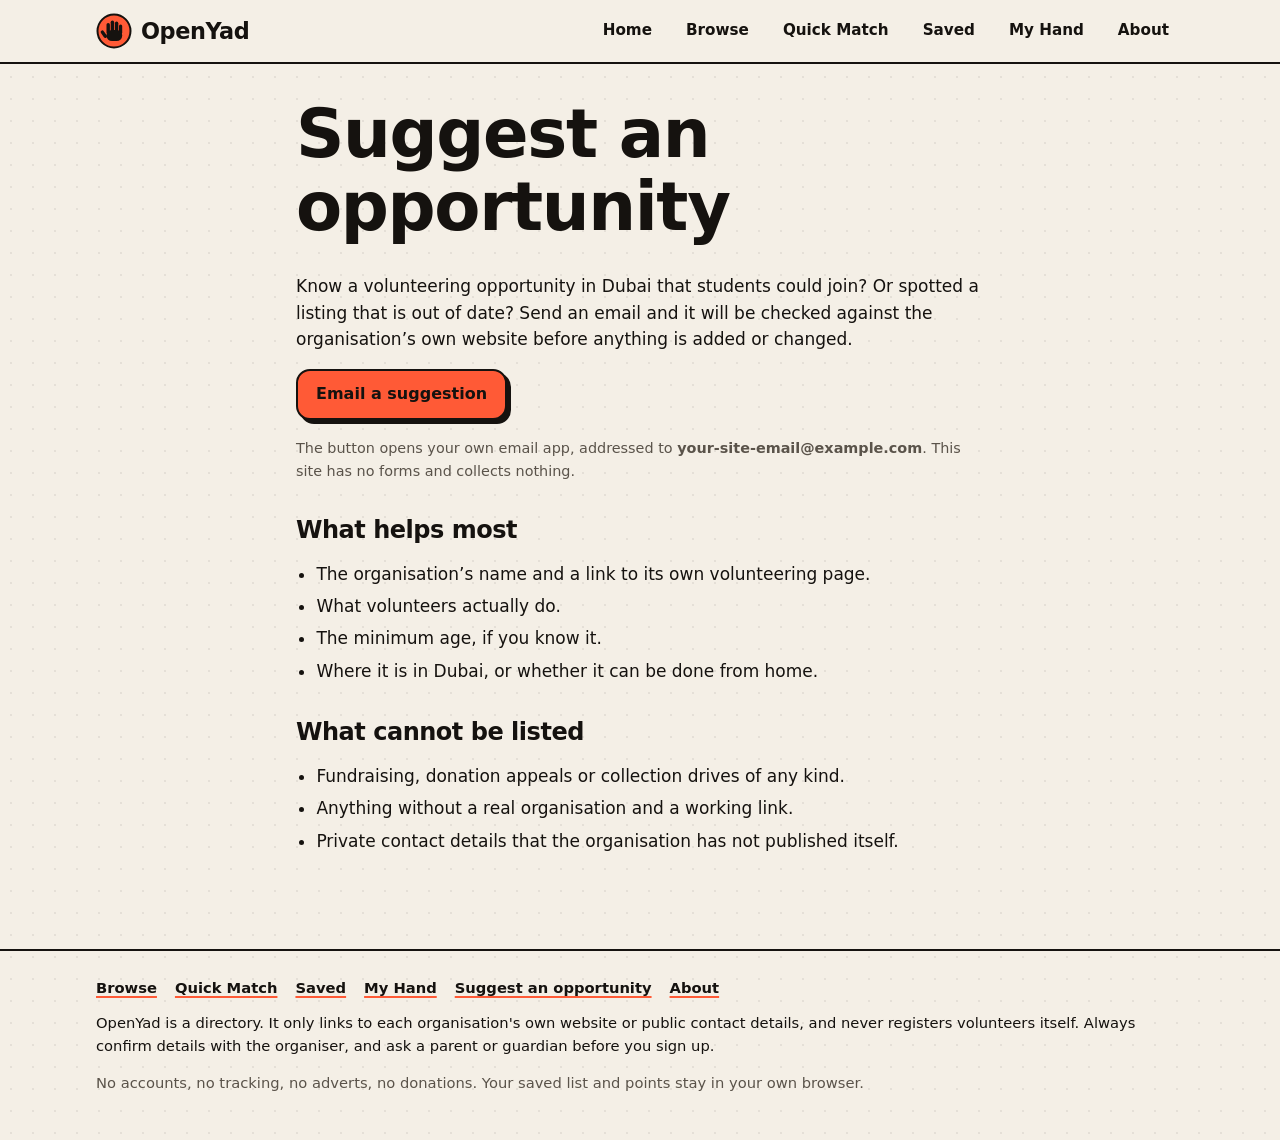
<file: suggest.html>
<!DOCTYPE html>
<html lang="en">
<head>
  <meta charset="utf-8">
  <meta name="viewport" content="width=device-width, initial-scale=1, viewport-fit=cover">
  <meta name="theme-color" content="#F4EFE6">
  <meta name="referrer" content="no-referrer">
  <title>Suggest an opportunity · OpenYad</title>
  <link rel="stylesheet" href="style.css">
</head>
<body data-page="suggest">
  <header class="site-header" id="site-header"></header>

  <main class="wrap narrow prose">
    <section>
      <h1>Suggest an opportunity</h1>
      <p>Know a volunteering opportunity in Dubai that students could join? Or spotted a listing that is out of date? Send an email and it will be checked against the organisation’s own website before anything is added or changed.</p>

      <p><a class="btn" id="suggest-link" href="#">Email a suggestion</a></p>
      <p class="muted small">The button opens your own email app, addressed to <strong id="suggest-email"></strong>. This site has no forms and collects nothing.</p>

      <h2>What helps most</h2>
      <ul>
        <li>The organisation’s name and a link to its own volunteering page.</li>
        <li>What volunteers actually do.</li>
        <li>The minimum age, if you know it.</li>
        <li>Where it is in Dubai, or whether it can be done from home.</li>
      </ul>

      <h2>What cannot be listed</h2>
      <ul>
        <li>Fundraising, donation appeals or collection drives of any kind.</li>
        <li>Anything without a real organisation and a working link.</li>
        <li>Private contact details that the organisation has not published itself.</li>
      </ul>
    </section>
  </main>

  <footer class="site-footer" id="site-footer"></footer>
  <script src="site.js"></script>
  <script src="areas.js"></script>
  <script src="listings.js"></script>
  <script src="app.js"></script>
</body>
</html>
</file>
<file: style.css>
/* OpenYad styles. The main colours are set once here and reused everywhere. */
:root {
  --paper: #F4EFE6;
  --card: #FFFDF8;
  --ink: #15120F;
  --muted: #5A534A;
  --line: #D9D0C0;
  --coral: #FF5A36;
  --sun: #FFD23F;
  --r: 18px;
  --sh: 4px 4px 0 var(--ink);
  --display: ui-rounded, "SF Pro Rounded", "Arial Rounded MT Bold", "Nunito", "Segoe UI", system-ui, sans-serif;
}
@view-transition { navigation: auto; }

* { box-sizing: border-box; }
html { -webkit-text-size-adjust: 100%; scroll-behavior: smooth; }
body {
  margin: 0; color: var(--ink);
  background: var(--paper) radial-gradient(rgba(21, 18, 15, .07) 1px, transparent 1.2px) 0 0 / 22px 22px;
  font-family: system-ui, -apple-system, "Segoe UI", Roboto, Arial, sans-serif;
  font-size: 17px; line-height: 1.55;
}
svg { max-width: 100%; }
a { color: var(--ink); text-decoration-color: var(--coral); text-decoration-thickness: 2px; text-underline-offset: 3px; }
h1, h2, h3 { font-family: var(--display); font-weight: 800; line-height: 1.08; letter-spacing: -.02em; margin: 0 0 .45em; text-wrap: balance; }
h1 { font-size: clamp(2.2rem, 8.5vw, 4.2rem); }
h2 { font-size: clamp(1.55rem, 5vw, 2.3rem); }
h3 { font-size: 1.25rem; letter-spacing: -.01em; }
p { margin: 0 0 1em; }
.wrap { max-width: 1120px; margin: 0 auto; padding: 0 16px; }
.narrow { max-width: 720px; }
.muted { color: var(--muted); }
.small { font-size: .9rem; }
section { padding: 34px 0; }
.sr-only { position: absolute; width: 1px; height: 1px; overflow: hidden; clip: rect(0 0 0 0); white-space: nowrap; }
:focus-visible { outline: 3px solid #1D4ED8; outline-offset: 3px; border-radius: 8px; }
.ic { width: 1.25em; height: 1.25em; flex: none; fill: none; stroke: currentColor; stroke-width: 2; stroke-linecap: round; stroke-linejoin: round; vertical-align: -.22em; }
.mark { background: var(--sun); padding: 0 .18em; border-radius: .18em; box-decoration-break: clone; -webkit-box-decoration-break: clone; }
.eyebrow { font-family: var(--display); font-weight: 800; font-size: .85rem; letter-spacing: .08em; text-transform: uppercase; }

/* The "sticker" look: thick outline and a hard shadow */
.sticker { background: var(--card); border: 2px solid var(--ink); border-radius: var(--r); box-shadow: var(--sh); }

/* Buttons */
.btn {
  display: inline-flex; align-items: center; justify-content: center; gap: 8px;
  font-family: var(--display); font-weight: 800; font-size: 1rem; text-decoration: none; cursor: pointer;
  background: var(--coral); color: var(--ink); border: 2px solid var(--ink); border-radius: 14px;
  padding: 11px 18px; min-height: 48px; box-shadow: var(--sh);
  transition: transform .12s, box-shadow .12s;
}
.btn:hover { transform: translate(-1px, -1px); box-shadow: 5px 5px 0 var(--ink); }
.btn:active { transform: translate(3px, 3px); box-shadow: 1px 1px 0 var(--ink); }
.btn.sun { background: var(--sun); }
.btn.plain { background: var(--card); }
.btn.block { width: 100%; }
.btn.big { font-size: 1.12rem; padding: 14px 22px; }
.linkish { background: none; border: 0; font: inherit; font-weight: 700; color: var(--ink); text-decoration: underline; text-decoration-color: var(--coral); text-decoration-thickness: 2px; text-underline-offset: 3px; cursor: pointer; padding: 8px 0; }

/* Header */
.site-header { background: var(--paper); border-bottom: 2px solid var(--ink); position: sticky; top: 0; z-index: 30; }
.site-header .wrap { display: flex; align-items: center; justify-content: space-between; gap: 12px; min-height: 62px; }
.brand { display: flex; align-items: center; gap: 9px; font-family: var(--display); font-weight: 800; font-size: 1.4rem; color: var(--ink); text-decoration: none; letter-spacing: -.02em; }
.brand svg { width: 36px; height: 36px; transition: transform .3s; }
.brand:hover svg { transform: rotate(-14deg) scale(1.06); }
.nav { display: none; gap: 4px; }
.nav a, .head-link { font-family: var(--display); font-weight: 800; font-size: .95rem; text-decoration: none; padding: 7px 13px; border-radius: 999px; border: 2px solid transparent; white-space: nowrap; }
.nav a:hover, .head-link:hover { border-color: var(--ink); }
.nav a[aria-current="page"] { background: var(--ink); color: var(--paper); }
.pill { display: inline-block; min-width: 1.5em; padding: 0 .4em; margin-left: 4px; border-radius: 999px; background: var(--sun); color: var(--ink); font-size: .78rem; text-align: center; border: 1.5px solid var(--ink); }

/* Phone tab bar */
.tabbar { position: fixed; left: 0; right: 0; bottom: 0; z-index: 40; background: var(--card); border-top: 2px solid var(--ink); display: grid; grid-template-columns: repeat(5, 1fr); padding: 6px 6px calc(6px + env(safe-area-inset-bottom)); }
.tabbar a { display: grid; justify-items: center; gap: 1px; padding: 6px 2px; border-radius: 12px; text-decoration: none; font-family: var(--display); font-weight: 800; font-size: .72rem; position: relative; }
.tabbar a .ic { width: 24px; height: 24px; }
.tabbar a[aria-current="page"] { background: var(--coral); box-shadow: inset 0 0 0 2px var(--ink); }
.tabbar .pill { position: absolute; top: 0; left: 55%; margin: 0; }
body { padding-bottom: 86px; }
@media (min-width: 800px) {
  .nav { display: flex; } .head-link, .tabbar { display: none; } body { padding-bottom: 0; }
}

/* Hero and finder */
.hero { display: grid; gap: 26px; padding: 30px 0 18px; align-items: center; }
.hero > * { min-width: 0; }
.hero p.lead { font-size: 1.12rem; max-width: 34em; }
.finder label { display: inline-block; max-width: 100%; vertical-align: middle; }
.finder { padding: 18px; }
.finder .sentence { font-family: var(--display); font-weight: 700; font-size: clamp(1.15rem, 4.6vw, 1.5rem); line-height: 2.25; margin: 4px 0 14px; }
.pick {
  appearance: none; -webkit-appearance: none; font: inherit; font-weight: 800; color: var(--ink); cursor: pointer;
  border: 2px solid var(--ink); border-radius: 11px; padding: 1px 30px 1px 10px; max-width: 100%; line-height: 1.5;
  background: var(--sun) url("data:image/svg+xml,%3Csvg xmlns='http://www.w3.org/2000/svg' viewBox='0 0 12 8'%3E%3Cpath d='M1 1l5 5 5-5' fill='none' stroke='%2315120F' stroke-width='2.2' stroke-linecap='round' stroke-linejoin='round'/%3E%3C/svg%3E") right 10px center / 12px no-repeat;
  box-shadow: 2px 2px 0 var(--ink); text-overflow: ellipsis;
}
.finder-actions { display: flex; flex-wrap: wrap; gap: 12px; align-items: center; }
#finder-count { display: inline-block; min-width: 1.2em; }
.bump { animation: bump .32s; }
@keyframes bump { 40% { transform: scale(1.35) rotate(-6deg); } }
.hero-art { position: relative; max-width: 330px; margin: 0 auto; width: 100%; }
.hero-art .disc { background: var(--sun); border: 2px solid var(--ink); border-radius: 50%; aspect-ratio: 1; display: grid; place-items: center; box-shadow: 6px 6px 0 var(--ink); }
.hero-art .disc svg { width: 78%; }
.float { position: absolute; width: 54px; height: 54px; border-radius: 50%; background: var(--c); border: 2px solid var(--ink); box-shadow: 3px 3px 0 var(--ink); display: grid; place-items: center; animation: bob 4s ease-in-out infinite; }
.float .ic { width: 26px; height: 26px; }
.float:nth-child(2) { top: 2%; left: -2%; }
.float:nth-child(3) { top: 10%; right: -4%; animation-delay: -1.3s; }
.float:nth-child(4) { bottom: 6%; left: 0; animation-delay: -2.1s; }
.float:nth-child(5) { bottom: 0; right: 4%; animation-delay: -3s; }
@keyframes bob { 50% { transform: translateY(-9px) rotate(6deg); } }
@media (min-width: 880px) { .hero { grid-template-columns: 1.2fr .8fr; padding-top: 44px; } }
@media (max-width: 879px) { .hero-art { max-width: 210px; margin-bottom: 14px; } .float { width: 42px; height: 42px; } .float .ic { width: 20px; height: 20px; } }

/* Ticker of organisation names */
.ticker { background: var(--ink); color: var(--paper); border-block: 2px solid var(--ink); overflow: hidden; white-space: nowrap; font-family: var(--display); font-weight: 800; padding: 10px 0; }
.ticker div { display: inline-block; animation: slide 60s linear infinite; padding-left: 100%; }
.ticker:hover div { animation-play-state: paused; }
.ticker span::after { content: "✦"; color: var(--sun); margin: 0 14px; }
@keyframes slide { to { transform: translateX(-100%); } }

/* Category tiles */
.tiles { display: grid; grid-template-columns: repeat(2, 1fr); gap: 14px; }
@media (min-width: 640px) { .tiles { grid-template-columns: repeat(3, 1fr); } }
@media (min-width: 960px) { .tiles { grid-template-columns: repeat(4, 1fr); } }
.tile {
  display: grid; gap: 8px; align-content: start; text-decoration: none; padding: 14px;
  background: color-mix(in srgb, var(--c) 26%, var(--card)); border: 2px solid var(--ink); border-radius: var(--r);
  box-shadow: 4px 4px 0 var(--ink); transition: transform .18s, box-shadow .18s;
}
.tile:nth-child(3n+1) { transform: rotate(-1.1deg); } .tile:nth-child(3n+2) { transform: rotate(.8deg); }
.tile:hover, .tile:focus-visible { transform: rotate(0) translate(-2px, -3px); box-shadow: 7px 8px 0 var(--ink); }
.tile strong { font-family: var(--display); font-weight: 800; font-size: 1.05rem; line-height: 1.15; }
.tile small { font-weight: 700; }
.blob { width: 46px; height: 46px; border-radius: 50%; background: var(--c); border: 2px solid var(--ink); display: grid; place-items: center; transition: transform .25s; }
.blob .ic { width: 24px; height: 24px; }
.tile:hover .blob { transform: rotate(-12deg) scale(1.12); }
.blob.sm { width: 34px; height: 34px; } .blob.sm .ic { width: 18px; height: 18px; }

/* Three ways */
.ways { display: grid; gap: 14px; }
@media (min-width: 760px) { .ways { grid-template-columns: repeat(3, 1fr); } }
.way { padding: 18px; text-decoration: none; display: block; transition: transform .15s, box-shadow .15s; }
a.way:hover { transform: translate(-2px, -2px); box-shadow: 6px 6px 0 var(--ink); }
.way b.num { display: inline-grid; place-items: center; width: 34px; height: 34px; border-radius: 50%; background: var(--ink); color: var(--paper); font-family: var(--display); margin-bottom: 10px; }
.dark { background: var(--ink); color: var(--paper); border-radius: var(--r); padding: 22px; display: grid; gap: 18px; align-items: center; box-shadow: 4px 4px 0 var(--coral); }
.dark .muted { color: #CFC6B8; } .dark svg.hand { width: 150px; margin: 0 auto; display: block; }
@media (min-width: 700px) { .dark { grid-template-columns: 170px 1fr auto; } }
.promises { display: flex; flex-wrap: wrap; gap: 8px; list-style: none; padding: 0; margin: 0; }
.promises li { font-weight: 700; font-size: .9rem; border: 2px solid var(--ink); border-radius: 999px; padding: 4px 12px; background: var(--card); }

/* Chips (tap-to-filter) */
fieldset { border: 0; padding: 0; margin: 0; min-width: 0; }
legend, label.field { font-family: var(--display); font-weight: 800; font-size: .85rem; letter-spacing: .04em; text-transform: uppercase; padding: 0; margin-bottom: 6px; display: block; }
.chips { display: flex; flex-wrap: wrap; gap: 8px; }
.chips.scroll { flex-wrap: nowrap; overflow-x: auto; padding: 2px 16px 8px; margin: 0 -16px; scrollbar-width: none; }
.chips.scroll::-webkit-scrollbar { display: none; }
.chip { position: relative; flex: none; }
.chip input { position: absolute; opacity: 0; inset: 0; width: 100%; height: 100%; margin: 0; cursor: pointer; }
.chip span { display: inline-flex; align-items: center; gap: 6px; min-height: 42px; padding: 6px 14px; border: 2px solid var(--ink); border-radius: 999px; background: var(--card); font-weight: 700; font-size: .95rem; white-space: nowrap; transition: transform .1s, background .15s; }
.chip input:checked + span { background: var(--coral); box-shadow: 2px 2px 0 var(--ink); transform: translate(-1px, -1px); }
.chip.cat input:checked + span { background: var(--c); }
.chip input:focus-visible + span { outline: 3px solid #1D4ED8; outline-offset: 3px; }
.chip span .ic { width: 18px; height: 18px; }
input[type="search"], input[type="date"], select.box {
  width: 100%; font: inherit; color: var(--ink); background: var(--card);
  border: 2px solid var(--ink); border-radius: 14px; padding: 11px 14px; min-height: 48px;
}
.filters { padding: 16px; display: grid; gap: 16px; }
.filter-row { display: grid; gap: 16px; }
@media (min-width: 860px) { .filter-row { grid-template-columns: 1fr 1fr; } .filter-row.three { grid-template-columns: repeat(3, 1fr); } }
details.more > summary { font-family: var(--display); font-weight: 800; cursor: pointer; padding: 6px 0; }
details.more[open] > summary { margin-bottom: 12px; }
.check { display: flex; gap: 10px; align-items: flex-start; font-size: .95rem; font-weight: 600; }
.check input { width: 22px; height: 22px; margin-top: 1px; accent-color: var(--coral); flex: none; }
.result-bar { display: flex; justify-content: space-between; align-items: center; gap: 12px; margin: 22px 0 14px; flex-wrap: wrap; }
.result-bar strong { font-family: var(--display); font-size: 1.25rem; }
.note { background: color-mix(in srgb, var(--sun) 35%, var(--card)); border: 2px solid var(--ink); border-radius: 14px; padding: 12px 14px; font-size: .95rem; }

/* Listing cards */
.cards { display: grid; gap: 20px; }
@media (min-width: 820px) { .cards { grid-template-columns: 1fr 1fr; align-items: start; } }
.card { background: var(--card); border: 2px solid var(--ink); border-radius: var(--r); box-shadow: 5px 5px 0 var(--c); min-width: 0; overflow: hidden; animation: rise .45s both; animation-delay: calc(var(--i, 0) * 45ms); }
@keyframes rise { from { opacity: 0; transform: translateY(16px); } }
.card-head { display: flex; align-items: center; gap: 10px; padding: 10px 12px; background: color-mix(in srgb, var(--c) 30%, var(--card)); border-bottom: 2px solid var(--ink); }
.card-head .cats { font-family: var(--display); font-weight: 800; font-size: .9rem; line-height: 1.2; flex: 1; min-width: 0; }
.card-head .cats small { display: block; font-weight: 600; font-family: system-ui, sans-serif; color: var(--muted); }
.icon-btn { flex: none; width: 42px; height: 42px; border-radius: 50%; border: 2px solid var(--ink); background: var(--card); display: grid; place-items: center; cursor: pointer; color: var(--ink); transition: transform .12s; }
.icon-btn:hover { transform: scale(1.08); }
.icon-btn[aria-pressed="true"] { background: var(--sun); }
.icon-btn[aria-pressed="true"] .ic { fill: var(--ink); }
.icon-btn.popped { animation: bump .32s; }
.card-body { padding: 14px 16px 16px; }
.title-row { display: flex; gap: 12px; align-items: flex-start; justify-content: space-between; }
.card h3 { margin: 0 0 2px; font-size: 1.3rem; }
.card .org { color: var(--muted); margin: 0 0 10px; font-weight: 600; font-size: .95rem; }
.stamp { flex: none; width: 58px; height: 58px; border-radius: 50%; border: 2px solid var(--ink); background: var(--sun); display: grid; place-items: center; text-align: center; font-family: var(--display); font-weight: 800; font-size: 1.15rem; line-height: 1; transform: rotate(8deg); }
.stamp small { display: block; font-size: .56rem; letter-spacing: .06em; text-transform: uppercase; }
.stamp.ask { background: var(--card); font-size: .95rem; } .stamp.adult { background: #F3B6A6; }
.facts { list-style: none; margin: 12px 0 0; padding: 0; display: grid; gap: 7px; }
.facts li { display: flex; gap: 9px; font-size: .95rem; }
.facts .ic { margin-top: 2px; }
.badge { display: inline-block; font-size: .78rem; font-weight: 800; padding: 1px 9px; border-radius: 999px; border: 1.5px solid var(--ink); background: var(--card); white-space: nowrap; }
.badge.sun { background: var(--sun); }
.card details { border-top: 2px dashed var(--line); margin-top: 14px; }
.card summary { cursor: pointer; font-family: var(--display); font-weight: 800; padding: 12px 0 8px; }
.card dl { margin: 0; display: grid; gap: 10px; }
.card dt { font-size: .78rem; font-weight: 800; letter-spacing: .05em; text-transform: uppercase; color: var(--muted); }
.card dd { margin: 0; overflow-wrap: anywhere; }
.card ol { margin: 4px 0 0; padding-left: 1.3em; }
.card .btn { margin-top: 16px; }
.empty { text-align: center; padding: 34px 18px; }

/* Quick Match swipe deck */
.match-setup { padding: 16px; display: grid; gap: 14px; max-width: 560px; margin: 0 auto 22px; }
.deck { position: relative; height: min(64vh, 480px); max-width: 420px; margin: 0 auto; }
.deck-card { position: absolute; inset: 0; background: var(--card); border: 2px solid var(--ink); border-radius: 22px; box-shadow: 6px 6px 0 var(--c); overflow: hidden; display: flex; flex-direction: column; transition: transform .3s cubic-bezier(.2, .9, .3, 1.2), opacity .3s; will-change: transform; }
.deck-card:nth-last-child(2) { transform-origin: 50% 100%; transform: translateY(13px) scale(.95); }
.deck-card:nth-last-child(3) { transform-origin: 50% 100%; transform: translateY(26px) scale(.9); }
.deck-card.top { cursor: grab; touch-action: pan-y; user-select: none; -webkit-user-select: none; }
.deck-card.top:active { cursor: grabbing; }
.deck-card .card-body { flex: 1; overflow: hidden; display: flex; flex-direction: column; }
.deck-card .desc { display: -webkit-box; -webkit-box-orient: vertical; -webkit-line-clamp: 4; overflow: hidden; margin: 0; }
.deck-card .facts { margin-top: auto; padding-top: 10px; }
.verdict { position: absolute; top: 74px; z-index: 2; font-family: var(--display); font-weight: 800; font-size: 1.5rem; padding: 2px 14px; border: 3px solid var(--ink); border-radius: 12px; opacity: 0; pointer-events: none; }
.verdict.yes { left: 16px; background: var(--sun); transform: rotate(-12deg); }
.verdict.no { right: 16px; background: var(--card); transform: rotate(12deg); }
.deck-controls { display: flex; justify-content: center; align-items: center; gap: 18px; margin: 34px 0 6px; }
.round { width: 66px; height: 66px; border-radius: 50%; border: 2px solid var(--ink); box-shadow: var(--sh); background: var(--card); cursor: pointer; display: grid; place-items: center; color: var(--ink); transition: transform .12s, box-shadow .12s; }
.round .ic { width: 28px; height: 28px; stroke-width: 2.4; }
.round.yes { background: var(--sun); width: 78px; height: 78px; }
.round.sm { width: 50px; height: 50px; } .round.sm .ic { width: 22px; height: 22px; }
.round:active { transform: translate(3px, 3px); box-shadow: 1px 1px 0 var(--ink); }
.round:disabled { opacity: .35; cursor: default; }
.deck-end { position: absolute; inset: 0; display: grid; place-content: center; text-align: center; gap: 12px; padding: 20px; }

/* My Hand */
.hand-layout { display: grid; gap: 22px; }
@media (min-width: 840px) { .hand-layout { grid-template-columns: 350px 1fr; align-items: start; } }
.panel { padding: 18px; }
.hand-box { text-align: center; background: var(--ink); color: var(--paper); border: 2px solid var(--ink); border-radius: var(--r); box-shadow: 5px 5px 0 var(--coral); padding: 18px; position: relative; }
.hand-box .muted { color: #CFC6B8; }
.hand-box svg.hand { width: 100%; max-width: 270px; height: auto; }
svg.hand .shape { transform-box: fill-box; transform-origin: center; }
svg.hand .shape.new { animation: pop .55s cubic-bezier(.3, 1.6, .5, 1) both; animation-delay: calc(var(--n, 0) * 90ms); }
@keyframes pop { from { transform: scale(0); opacity: 0; } }
.level { font-family: var(--display); font-weight: 800; font-size: 1.6rem; margin: 6px 0 0; }
.bar { height: 14px; background: #3A332C; border-radius: 999px; overflow: hidden; margin: 10px 0 6px; border: 2px solid var(--paper); }
.bar i { display: block; height: 100%; background: linear-gradient(90deg, var(--coral), var(--sun)); transition: width .8s cubic-bezier(.2, .8, .2, 1); }
.stats { display: grid; grid-template-columns: repeat(4, 1fr); gap: 8px; margin: 14px 0 0; }
.stat { background: #2A241F; border-radius: 12px; padding: 8px 4px; }
.stat b { display: block; font-family: var(--display); font-size: 1.3rem; font-variant-numeric: tabular-nums; }
.stat small { color: #CFC6B8; font-size: .72rem; }
.form-grid { display: grid; gap: 14px; }
@media (min-width: 560px) { .form-grid { grid-template-columns: 1fr 1fr; } .form-grid .full { grid-column: 1 / -1; } }
.log-list { list-style: none; padding: 0; margin: 0; display: grid; gap: 8px; }
.log-list li { display: flex; justify-content: space-between; gap: 10px; align-items: center; border: 2px solid var(--line); border-radius: 14px; padding: 8px 12px; }
.rules { padding-left: 1.2em; margin: 0; } .rules li { margin-bottom: 4px; }
.confetti { position: absolute; left: 50%; top: 38%; width: 10px; height: 10px; border-radius: 3px; pointer-events: none; animation: burst .9s ease-out forwards; }
@keyframes burst { to { transform: translate(var(--x), var(--y)) rotate(var(--r)); opacity: 0; } }

/* Toast message */
.toast { position: fixed; left: 50%; bottom: 104px; transform: translate(-50%, 20px); background: var(--ink); color: var(--paper); font-weight: 700; padding: 10px 18px; border-radius: 999px; opacity: 0; transition: opacity .25s, transform .25s; z-index: 60; pointer-events: none; max-width: calc(100vw - 32px); text-align: center; }
.toast.show { opacity: 1; transform: translate(-50%, 0); }
@media (min-width: 800px) { .toast { bottom: 30px; } }

/* Text pages */
.prose h2 { margin-top: 1.5em; font-size: 1.5rem; }
.prose ul { padding-left: 1.2em; } .prose li { margin-bottom: 6px; }

/* Footer */
.site-footer { border-top: 2px solid var(--ink); margin-top: 44px; padding: 26px 0 30px; font-size: .92rem; }
.site-footer nav { display: flex; flex-wrap: wrap; gap: 6px 18px; margin-bottom: 12px; font-weight: 700; }

/* Things that slide in as you scroll (only when animations are allowed) */
.anim .reveal { opacity: 0; transform: translateY(22px); transition: opacity .6s, transform .6s cubic-bezier(.2, .8, .2, 1); }
.anim .reveal.in { opacity: 1; transform: none; }

/* People who ask their device for less motion get none */
@media (prefers-reduced-motion: reduce) {
  *, *::before, *::after { animation: none !important; transition: none !important; }
  html { scroll-behavior: auto; }
  .ticker div { padding-left: 0; white-space: normal; }
  .ticker { white-space: normal; padding: 10px 16px; }
  @view-transition { navigation: none; }
}
</file>
